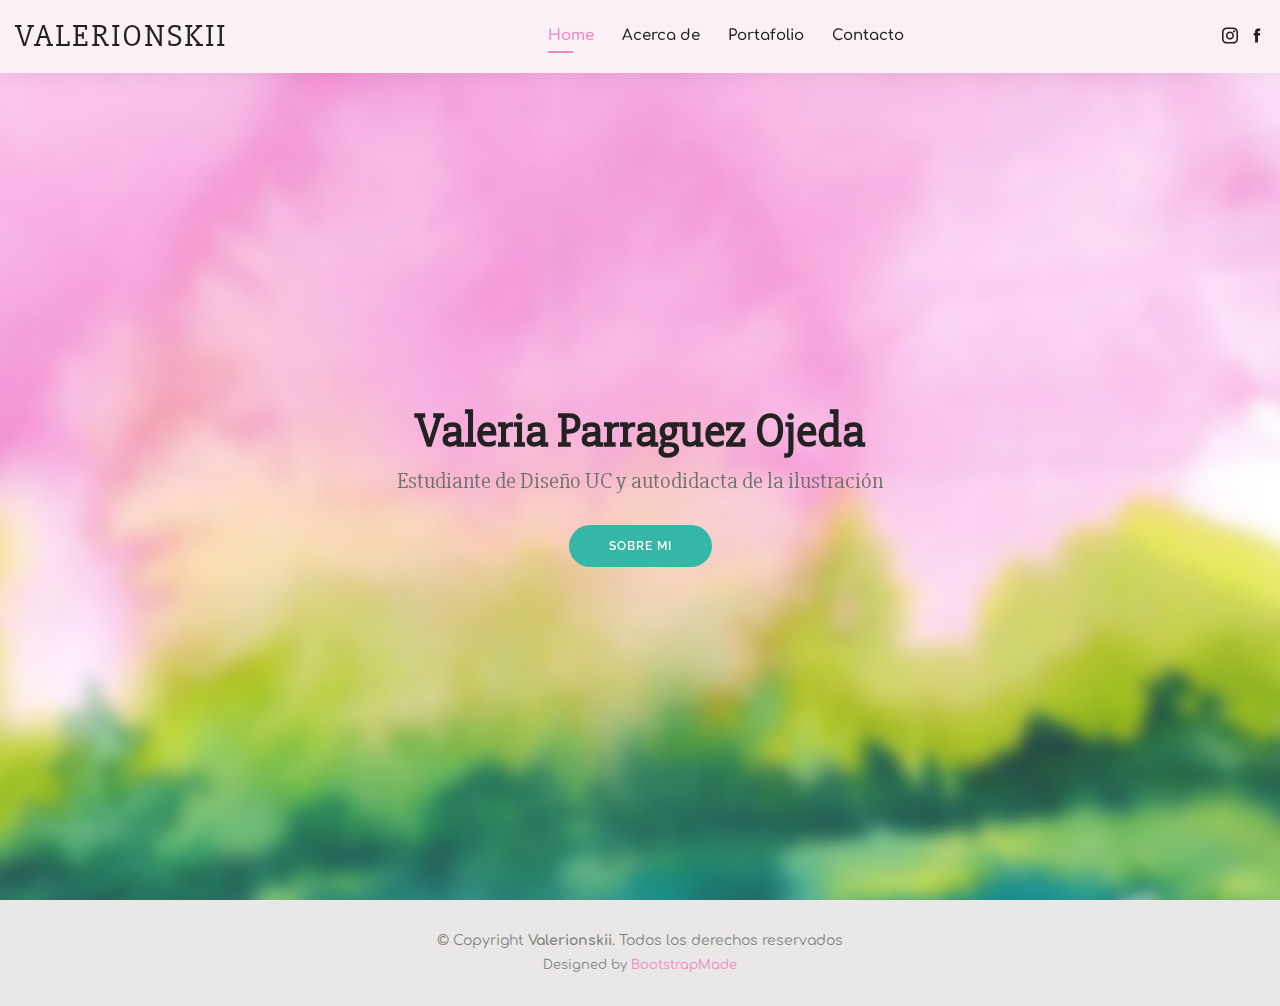
<file: index.html>
<!DOCTYPE html>
<html lang="en">

<head>
<!-- COMMON TAGS -->
<meta name="googlebot" content="noindex"/>
<meta charset="utf-8">
<meta content="width=device-width, initial-scale=1.0" name="viewport">
<title>Valerionskii</title>
<!-- Search Engine -->
<meta name="description" content="Portafolio de estudiante de Diseño UC Valeria Parraguez, con énfasis en la ilustración">
<meta name="image" content="https://valeriaparraguezojeda.github.io/clase-15/image-meta.jpg">
<!-- Schema.org for Google -->
<meta itemprop="name" content="Valerionskii">
<meta itemprop="description" content="Portafolio de estudiante de Diseño UC Valeria Parraguez, con énfasis en la ilustración">
<meta itemprop="image" content="https://valeriaparraguezojeda.github.io/clase-15/image-meta.jpg">
<!-- Twitter -->
<meta name="twitter:card" content="summary">
<meta name="twitter:title" content="Valerionskii">
<meta name="twitter:description" content="Portafolio de estudiante de Diseño UC Valeria Parraguez, con énfasis en la ilustración">
<!-- Open Graph general (Facebook, Pinterest & Google+) -->
<meta name="og:title" content="Valerionskii">
<meta name="og:description" content="Portafolio de estudiante de Diseño UC Valeria Parraguez, con énfasis en la ilustración">
<meta name="og:type" content="website">
<!-- Fin metadatos -->

  <!-- Favicons -->
  <link href="assets/img/favicon 2.png" rel="icon">
  <link href="assets/img/apple-touch-icon.png" rel="apple-touch-icon">

  <!-- Google Fonts -->
  <link href="https://fonts.googleapis.com/css?family=Open+Sans:300,300i,400,400i,600,600i,700,700i|Raleway:300,300i,400,400i,500,500i,600,600i,700,700i|Poppins:300,300i,400,400i,500,500i,600,600i,700,700i" rel="stylesheet">

  <!-- Vendor CSS Files -->
  <link href="assets/vendor/bootstrap/css/bootstrap.min.css" rel="stylesheet">
  <link href="assets/vendor/icofont/icofont.min.css" rel="stylesheet">
  <link href="assets/vendor/owl.carousel/assets/owl.carousel.min.css" rel="stylesheet">
  <link href="assets/vendor/boxicons/css/boxicons.min.css" rel="stylesheet">
  <link href="assets/vendor/venobox/venobox.css" rel="stylesheet">
  <link href="assets/vendor/aos/aos.css" rel="stylesheet">

  <!-- Template Main CSS File -->
  <link href="assets/css/style.css" rel="stylesheet">

  <!-- =======================================================
  * Template Name: Kelly - v2.0.0
  * Template URL: https://bootstrapmade.com/kelly-free-bootstrap-cv-resume-html-template/
  * Author: BootstrapMade.com
  * License: https://bootstrapmade.com/license/
  ======================================================== -->
</head>

<body>

  <!-- ======= Header ======= -->
  <header id="header" class="fixed-top">
    <div class="container-fluid d-flex justify-content-between align-items-center">

      <h1 class="logo"><a href="index.html">Valerionskii</a></h1>
      <!-- Uncomment below if you prefer to use an image logo -->
      <!-- <a href="index.html" class="logo"><img src="assets/img/logo.png" alt="" class="img-fluid"></a>-->

      <nav class="nav-menu d-none d-lg-block">
        <ul>
          <li class="active"><a href="index.html">Home</a></li>
          <li><a href="about.html">Acerca de</a></li>
          <li><a href="portfolio.html">Portafolio</a></li>
          <li><a href="contact.html">Contacto</a></li>
        </ul>
      </nav><!-- .nav-menu -->

      <div class="header-social-links">
        <a href="https://z-p42.www.instagram.com/valerionskii/" class="instagram"><i class="icofont-instagram"></i></a>
        <a href="#" class="facebook"><i class="icofont-facebook"></i></a>
      </div>

    </div>

  </header><!-- End Header -->

  <!-- ======= Hero Section ======= -->
  <section id="hero" class="d-flex align-items-center">
    <div class="container d-flex flex-column align-items-center" data-aos="zoom-in" data-aos-delay="100">
      <h1>Valeria Parraguez Ojeda</h1>
      <h2>Estudiante de Diseño UC y autodidacta de la ilustración</h2>
      <a href="about.html" class="btn-about">Sobre mi</a>
    </div>
  </section><!-- End Hero -->

  <!-- ======= Footer ======= -->
  <footer id="footer">
    <div class="container">
      <div class="copyright">
        &copy; Copyright <strong><span>Valerionskii</span></strong>. Todos los derechos reservados
      </div>
      <div class="credits">
        <!-- All the links in the footer should remain intact. -->
        <!-- You can delete the links only if you purchased the pro version. -->
        <!-- Licensing information: https://bootstrapmade.com/license/ -->
        <!-- Purchase the pro version with working PHP/AJAX contact form: https://bootstrapmade.com/kelly-free-bootstrap-cv-resume-html-template/ -->
        Designed by <a href="https://bootstrapmade.com/">BootstrapMade</a>
      </div>
    </div>
  </footer><!-- End  Footer -->

  <div id="preloader"></div>
  <a href="#" class="back-to-top"><i class="bx bx-up-arrow-alt"></i></a>

  <!-- Vendor JS Files -->
  <script src="assets/vendor/jquery/jquery.min.js"></script>
  <script src="assets/vendor/bootstrap/js/bootstrap.bundle.min.js"></script>
  <script src="assets/vendor/jquery.easing/jquery.easing.min.js"></script>
  <script src="assets/vendor/php-email-form/validate.js"></script>
  <script src="assets/vendor/waypoints/jquery.waypoints.min.js"></script>
  <script src="assets/vendor/counterup/counterup.min.js"></script>
  <script src="assets/vendor/owl.carousel/owl.carousel.min.js"></script>
  <script src="assets/vendor/isotope-layout/isotope.pkgd.min.js"></script>
  <script src="assets/vendor/venobox/venobox.min.js"></script>
  <script src="assets/vendor/aos/aos.js"></script>

  <!-- Template Main JS File -->
  <script src="assets/js/main.js"></script>

</body>

</html>
</file>
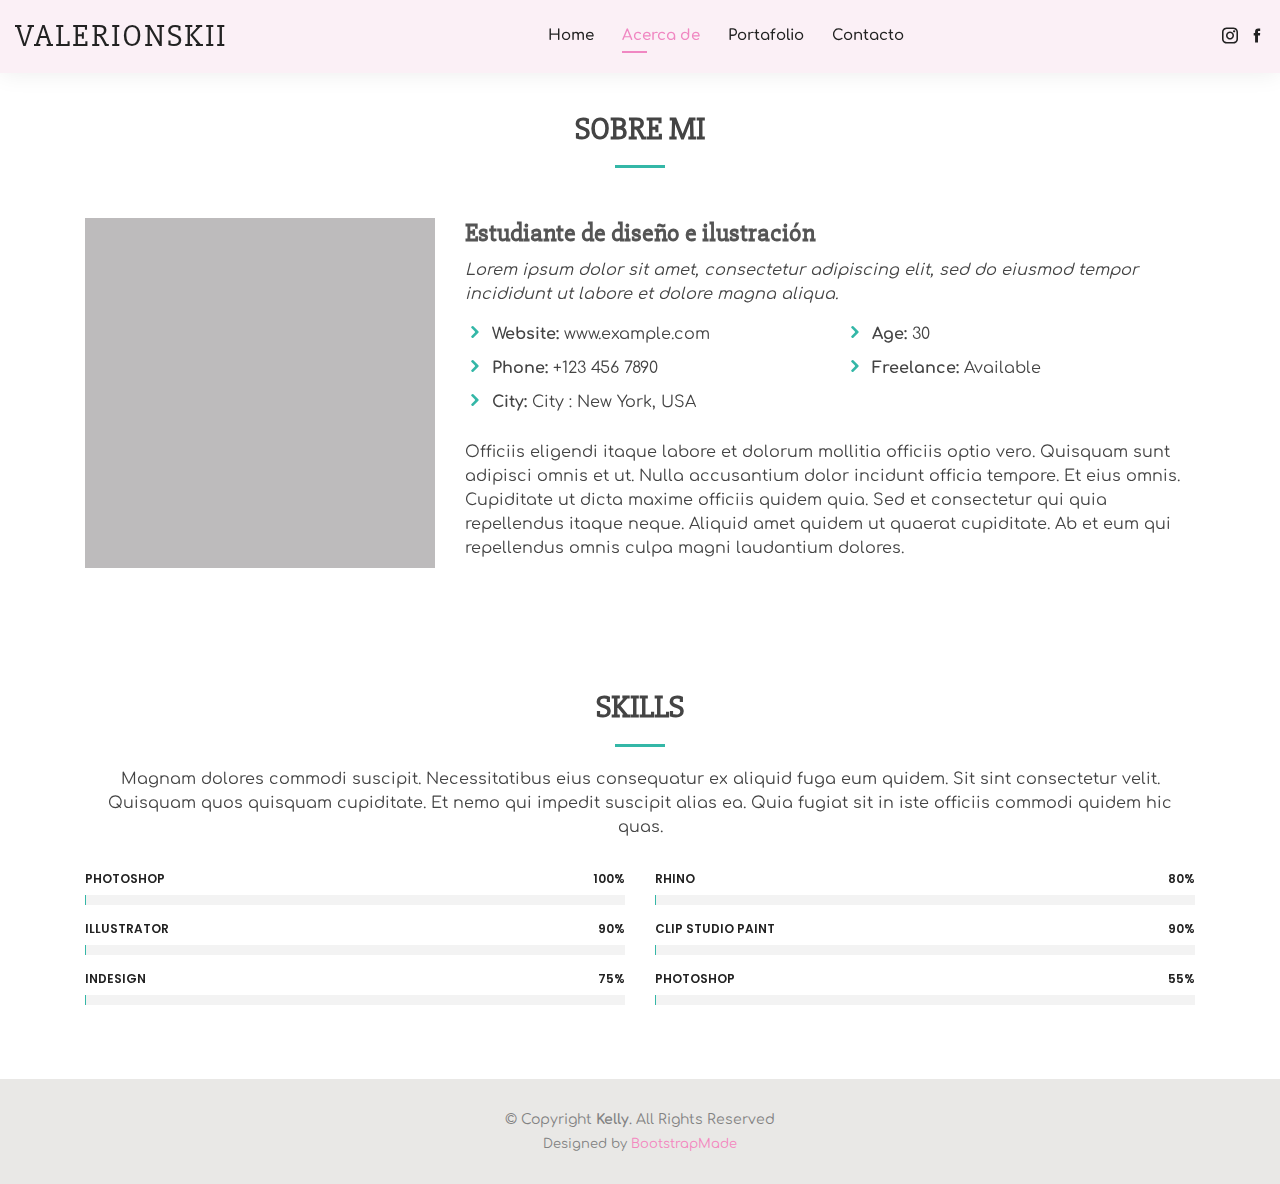
<file: about.html>
<!DOCTYPE html>
<html lang="en">

<head>
  <!-- COMMON TAGS -->
<meta name="googlebot" content="noindex"/>
<meta charset="utf-8">
<meta content="width=device-width, initial-scale=1.0" name="viewport">
<title>Valerionskii</title>
<!-- Search Engine -->
<meta name="description" content="Portafolio de estudiante de Diseño UC Valeria Parraguez, con énfasis en la ilustración">
<meta name="image" content="https://valeriaparraguezojeda.github.io/clase-15/image-meta.jpg">
<!-- Schema.org for Google -->
<meta itemprop="name" content="Valerionskii">
<meta itemprop="description" content="Portafolio de estudiante de Diseño UC Valeria Parraguez, con énfasis en la ilustración">
<meta itemprop="image" content="https://valeriaparraguezojeda.github.io/clase-15/image-meta.jpg">
<!-- Twitter -->
<meta name="twitter:card" content="summary">
<meta name="twitter:title" content="Valerionskii">
<meta name="twitter:description" content="Portafolio de estudiante de Diseño UC Valeria Parraguez, con énfasis en la ilustración">
<!-- Open Graph general (Facebook, Pinterest & Google+) -->
<meta name="og:title" content="Valerionskii">
<meta name="og:description" content="Portafolio de estudiante de Diseño UC Valeria Parraguez, con énfasis en la ilustración">
<meta name="og:type" content="website">
<!-- Fin metadatos -->

  <!-- Favicons -->
  <link href="assets/img/favicon 2.png" rel="icon">
  <link href="assets/img/apple-touch-icon.png" rel="apple-touch-icon">

  <!-- Google Fonts -->
  <link href="https://fonts.googleapis.com/css?family=Open+Sans:300,300i,400,400i,600,600i,700,700i|Raleway:300,300i,400,400i,500,500i,600,600i,700,700i|Poppins:300,300i,400,400i,500,500i,600,600i,700,700i" rel="stylesheet">

  <!-- Vendor CSS Files -->
  <link href="assets/vendor/bootstrap/css/bootstrap.min.css" rel="stylesheet">
  <link href="assets/vendor/icofont/icofont.min.css" rel="stylesheet">
  <link href="assets/vendor/owl.carousel/assets/owl.carousel.min.css" rel="stylesheet">
  <link href="assets/vendor/boxicons/css/boxicons.min.css" rel="stylesheet">
  <link href="assets/vendor/venobox/venobox.css" rel="stylesheet">
  <link href="assets/vendor/aos/aos.css" rel="stylesheet">

  <!-- Template Main CSS File -->
  <link href="assets/css/style.css" rel="stylesheet">

  <!-- =======================================================
  * Template Name: Kelly - v2.0.0
  * Template URL: https://bootstrapmade.com/kelly-free-bootstrap-cv-resume-html-template/
  * Author: BootstrapMade.com
  * License: https://bootstrapmade.com/license/
  ======================================================== -->
</head>
<!-- COMMON TAGS -->
<meta name="robots" content="noindex"/>
<meta charset="utf-8">
<meta content="width=device-width, initial-scale=1.0" name="viewport">
<title>Acerca de Valerionskii</title>
<!-- Search Engine -->
<meta name="description" content="Portafolio de estudiante de Diseño UC Valeria Parraguez, con énfasis en la ilustración">
<meta name="image" content="https://valeriaparraguezojeda.github.io/clase-15/image-meta.jpg">
<!-- Schema.org for Google -->
<meta itemprop="name" content="Valerionskii">
<meta itemprop="description" content="Portafolio de estudiante de Diseño UC Valeria Parraguez, con énfasis en la ilustración">
<meta itemprop="image" content="https://valeriaparraguezojeda.github.io/clase-15/image-meta.jpg">
<!-- Twitter -->
<meta name="twitter:card" content="summary">
<meta name="twitter:title" content="Valerionskii">
<meta name="twitter:description" content="Portafolio de estudiante de Diseño UC Valeria Parraguez, con énfasis en la ilustración">
<!-- Open Graph general (Facebook, Pinterest & Google+) -->
<meta name="og:title" content="Valerionskii">
<meta name="og:description" content="Portafolio de estudiante de Diseño UC Valeria Parraguez, con énfasis en la ilustración">
<meta name="og:type" content="website">
<!-- Fin metadatos -->

<body>

  <!-- ======= Header ======= -->
  <header id="header" class="fixed-top">
    <div class="container-fluid d-flex justify-content-between align-items-center">

      <h1 class="logo"><a href="index.html">Valerionskii</a></h1>
      <!-- Uncomment below if you prefer to use an image logo -->
      <!-- <a href="index.html" class="logo"><img src="assets/img/logo.png" alt="" class="img-fluid"></a>-->

      <nav class="nav-menu d-none d-lg-block">
        <ul>
          <li><a href="index.html">Home</a></li>
          <li class="active"><a href="about.html">Acerca de</a></li>
          <li><a href="portfolio.html">Portafolio</a></li>
          <li><a href="contact.html">Contacto</a></li>
        </ul>
      </nav><!-- .nav-menu -->

      <div class="header-social-links">
        <a href="https://z-p42.www.instagram.com/valerionskii/" class="instagram"><i class="icofont-instagram"></i></a>
        <a href="#" class="facebook"><i class="icofont-facebook"></i></a>
      </div>

    </div>

  </header><!-- End Header -->

  <main id="main">

    <!-- ======= About Section ======= -->
    <section id="about" class="about">
      <div class="container" data-aos="fade-up">

        <div class="section-title">
          <h2>Sobre mi</h2>
        </div>

        <div class="row">
          <div class="col-lg-4">
            <img src="assets/img/foto perfil.jpg" class="img-fluid" alt="">
          </div>
          <div class="col-lg-8 pt-4 pt-lg-0 content">
            <h3>Estudiante de diseño e ilustración</h3>
            <p class="font-italic">
              Lorem ipsum dolor sit amet, consectetur adipiscing elit, sed do eiusmod tempor incididunt ut labore et dolore magna aliqua.
            </p>
            <div class="row">
              <div class="col-lg-6">
                <ul>
                  <li><i class="icofont-rounded-right"></i> <strong>Website:</strong> www.example.com</li>
                  <li><i class="icofont-rounded-right"></i> <strong>Phone:</strong> +123 456 7890</li>
                  <li><i class="icofont-rounded-right"></i> <strong>City:</strong> City : New York, USA</li>
                </ul>
              </div>
              <div class="col-lg-6">
                <ul>
                  <li><i class="icofont-rounded-right"></i> <strong>Age:</strong> 30</li>
                  <li><i class="icofont-rounded-right"></i> <strong>Freelance:</strong> Available</li>
                </ul>
              </div>
            </div>
            <p>
              Officiis eligendi itaque labore et dolorum mollitia officiis optio vero. Quisquam sunt adipisci omnis et ut. Nulla accusantium dolor incidunt officia tempore. Et eius omnis.
              Cupiditate ut dicta maxime officiis quidem quia. Sed et consectetur qui quia repellendus itaque neque. Aliquid amet quidem ut quaerat cupiditate. Ab et eum qui repellendus omnis culpa magni laudantium dolores.
            </p>
          </div>
        </div>

      </div>
    </section><!-- End About Section -->

    <!-- ======= Skills Section ======= -->
    <section id="skills" class="skills">
      <div class="container" data-aos="fade-up">

        <div class="section-title">
          <h2>Skills</h2>
          <p>Magnam dolores commodi suscipit. Necessitatibus eius consequatur ex aliquid fuga eum quidem. Sit sint consectetur velit. Quisquam quos quisquam cupiditate. Et nemo qui impedit suscipit alias ea. Quia fugiat sit in iste officiis commodi quidem hic quas.</p>
        </div>

        <div class="row skills-content">

          <div class="col-lg-6">

            <div class="progress">
              <span class="skill">Photoshop <i class="val">100%</i></span>
              <div class="progress-bar-wrap">
                <div class="progress-bar" role="progressbar" aria-valuenow="100" aria-valuemin="0" aria-valuemax="100"></div>
              </div>
            </div>

            <div class="progress">
              <span class="skill">Illustrator <i class="val">90%</i></span>
              <div class="progress-bar-wrap">
                <div class="progress-bar" role="progressbar" aria-valuenow="90" aria-valuemin="0" aria-valuemax="100"></div>
              </div>
            </div>

            <div class="progress">
              <span class="skill">Indesign <i class="val">75%</i></span>
              <div class="progress-bar-wrap">
                <div class="progress-bar" role="progressbar" aria-valuenow="75" aria-valuemin="0" aria-valuemax="100"></div>
              </div>
            </div>

          </div>

          <div class="col-lg-6">

            <div class="progress">
              <span class="skill">Rhino <i class="val">80%</i></span>
              <div class="progress-bar-wrap">
                <div class="progress-bar" role="progressbar" aria-valuenow="80" aria-valuemin="0" aria-valuemax="100"></div>
              </div>
            </div>

            <div class="progress">
              <span class="skill">Clip studio paint <i class="val">90%</i></span>
              <div class="progress-bar-wrap">
                <div class="progress-bar" role="progressbar" aria-valuenow="90" aria-valuemin="0" aria-valuemax="100"></div>
              </div>
            </div>

            <div class="progress">
              <span class="skill">Photoshop <i class="val">55%</i></span>
              <div class="progress-bar-wrap">
                <div class="progress-bar" role="progressbar" aria-valuenow="55" aria-valuemin="0" aria-valuemax="100"></div>
              </div>
            </div>

          </div>

        </div>

      </div>
    </section><!-- End Skills Section -->

  </main><!-- End #main -->

  <!-- ======= Footer ======= -->
  <footer id="footer">
    <div class="container">
      <div class="copyright">
        &copy; Copyright <strong><span>Kelly</span></strong>. All Rights Reserved
      </div>
      <div class="credits">
        <!-- All the links in the footer should remain intact. -->
        <!-- You can delete the links only if you purchased the pro version. -->
        <!-- Licensing information: https://bootstrapmade.com/license/ -->
        <!-- Purchase the pro version with working PHP/AJAX contact form: https://bootstrapmade.com/kelly-free-bootstrap-cv-resume-html-template/ -->
        Designed by <a href="https://bootstrapmade.com/">BootstrapMade</a>
      </div>
    </div>
  </footer><!-- End  Footer -->

  <div id="preloader"></div>
  <a href="#" class="back-to-top"><i class="bx bx-up-arrow-alt"></i></a>

  <!-- Vendor JS Files -->
  <script src="assets/vendor/jquery/jquery.min.js"></script>
  <script src="assets/vendor/bootstrap/js/bootstrap.bundle.min.js"></script>
  <script src="assets/vendor/jquery.easing/jquery.easing.min.js"></script>
  <script src="assets/vendor/php-email-form/validate.js"></script>
  <script src="assets/vendor/waypoints/jquery.waypoints.min.js"></script>
  <script src="assets/vendor/counterup/counterup.min.js"></script>
  <script src="assets/vendor/owl.carousel/owl.carousel.min.js"></script>
  <script src="assets/vendor/isotope-layout/isotope.pkgd.min.js"></script>
  <script src="assets/vendor/venobox/venobox.min.js"></script>
  <script src="assets/vendor/aos/aos.js"></script>

  <!-- Template Main JS File -->
  <script src="assets/js/main.js"></script>

</body>

</html>
</file>
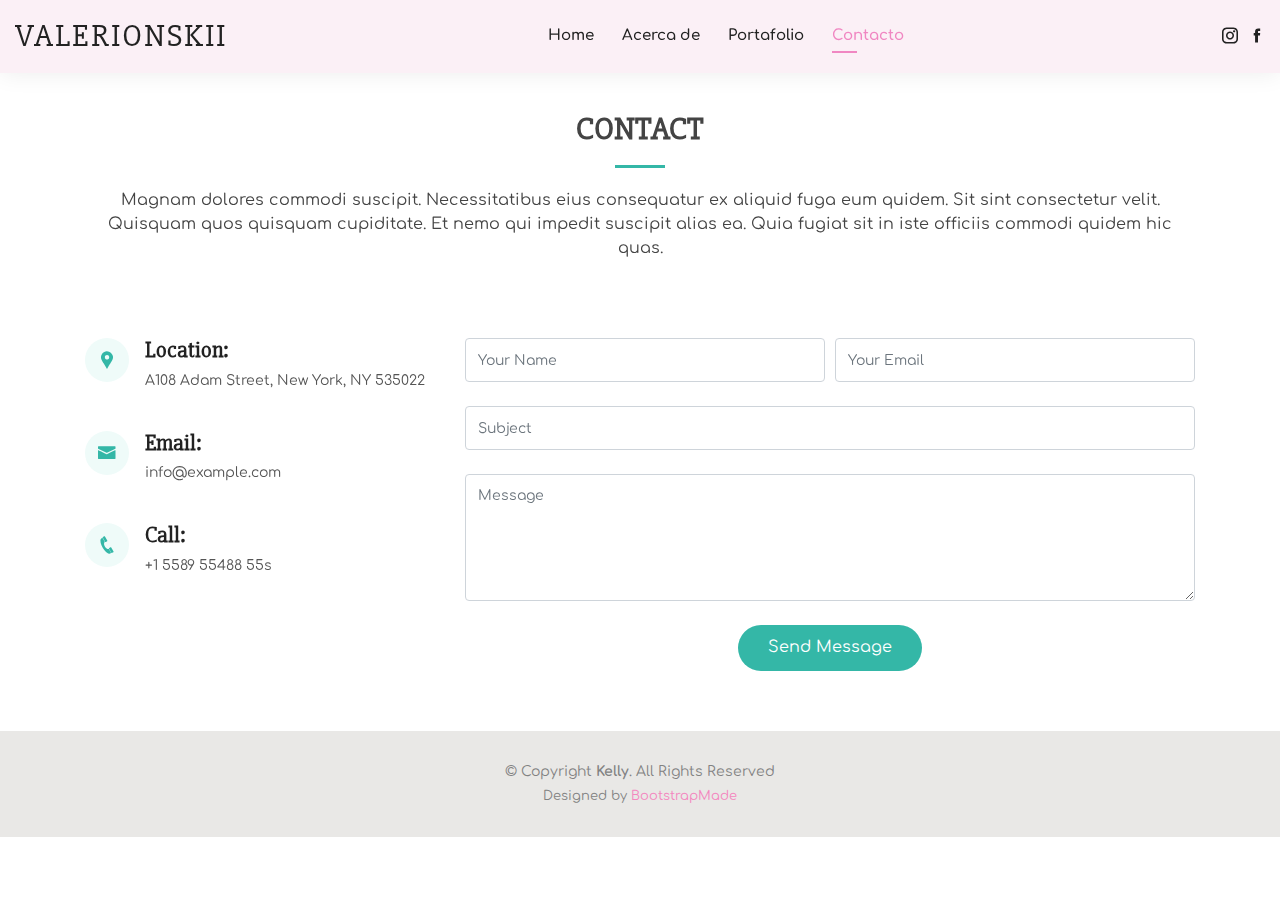
<file: contact.html>
<!DOCTYPE html>
<html lang="en">

<head>
  <!-- COMMON TAGS -->
<meta name="googlebot" content="noindex"/>
<meta charset="utf-8">
<meta content="width=device-width, initial-scale=1.0" name="viewport">
<title>Valerionskii</title>
<!-- Search Engine -->
<meta name="description" content="Portafolio de estudiante de Diseño UC Valeria Parraguez, con énfasis en la ilustración">
<meta name="image" content="https://valeriaparraguezojeda.github.io/clase-15/image-meta.jpg">
<!-- Schema.org for Google -->
<meta itemprop="name" content="Valerionskii">
<meta itemprop="description" content="Portafolio de estudiante de Diseño UC Valeria Parraguez, con énfasis en la ilustración">
<meta itemprop="image" content="https://valeriaparraguezojeda.github.io/clase-15/image-meta.jpg">
<!-- Twitter -->
<meta name="twitter:card" content="summary">
<meta name="twitter:title" content="Valerionskii">
<meta name="twitter:description" content="Portafolio de estudiante de Diseño UC Valeria Parraguez, con énfasis en la ilustración">
<!-- Open Graph general (Facebook, Pinterest & Google+) -->
<meta name="og:title" content="Valerionskii">
<meta name="og:description" content="Portafolio de estudiante de Diseño UC Valeria Parraguez, con énfasis en la ilustración">
<meta name="og:type" content="website">
<!-- Fin metadatos -->
  <!-- Favicons -->
  <link href="assets/img/favicon 2.png" rel="icon">
  <link href="assets/img/apple-touch-icon.png" rel="apple-touch-icon">

  <!-- Google Fonts -->
  <link href="https://fonts.googleapis.com/css?family=Open+Sans:300,300i,400,400i,600,600i,700,700i|Raleway:300,300i,400,400i,500,500i,600,600i,700,700i|Poppins:300,300i,400,400i,500,500i,600,600i,700,700i" rel="stylesheet">

  <!-- Vendor CSS Files -->
  <link href="assets/vendor/bootstrap/css/bootstrap.min.css" rel="stylesheet">
  <link href="assets/vendor/icofont/icofont.min.css" rel="stylesheet">
  <link href="assets/vendor/owl.carousel/assets/owl.carousel.min.css" rel="stylesheet">
  <link href="assets/vendor/boxicons/css/boxicons.min.css" rel="stylesheet">
  <link href="assets/vendor/venobox/venobox.css" rel="stylesheet">
  <link href="assets/vendor/aos/aos.css" rel="stylesheet">

  <!-- Template Main CSS File -->
  <link href="assets/css/style.css" rel="stylesheet">

  <!-- =======================================================
  * Template Name: Kelly - v2.0.0
  * Template URL: https://bootstrapmade.com/kelly-free-bootstrap-cv-resume-html-template/
  * Author: BootstrapMade.com
  * License: https://bootstrapmade.com/license/
  ======================================================== -->
</head>
<!-- COMMON TAGS -->
<meta name="robots" content="noindex"/>
<meta charset="utf-8">
<meta content="width=device-width, initial-scale=1.0" name="viewport">
<title>Valerionskii</title>
<!-- Search Engine -->
<meta name="description" content="Portafolio de estudiante de Diseño UC Valeria Parraguez, con énfasis en la ilustración">
<meta name="image" content="https://valeriaparraguezojeda.github.io/clase-15/image-meta.jpg">
<!-- Schema.org for Google -->
<meta itemprop="name" content="Valerionskii">
<meta itemprop="description" content="Portafolio de estudiante de Diseño UC Valeria Parraguez, con énfasis en la ilustración">
<meta itemprop="image" content="https://valeriaparraguezojeda.github.io/clase-15/image-meta.jpg">
<!-- Twitter -->
<meta name="twitter:card" content="summary">
<meta name="twitter:title" content="Valerionskii">
<meta name="twitter:description" content="Portafolio de estudiante de Diseño UC Valeria Parraguez, con énfasis en la ilustración">
<!-- Open Graph general (Facebook, Pinterest & Google+) -->
<meta name="og:title" content="Valerionskii">
<meta name="og:description" content="Portafolio de estudiante de Diseño UC Valeria Parraguez, con énfasis en la ilustración">
<meta name="og:type" content="website">
<!-- Fin metadatos -->

<body>

  <!-- ======= Header ======= -->
  <header id="header" class="fixed-top">
    <div class="container-fluid d-flex justify-content-between align-items-center">

      <h1 class="logo"><a href="index.html">Valerionskii</a></h1>
      <!-- Uncomment below if you prefer to use an image logo -->
      <!-- <a href="index.html" class="logo"><img src="assets/img/logo.png" alt="" class="img-fluid"></a>-->

      <nav class="nav-menu d-none d-lg-block">
        <ul>
          <li><a href="index.html">Home</a></li>
          <li><a href="about.html">Acerca de</a></li>
          <li><a href="portfolio.html">Portafolio</a></li>
          <li class="active"><a href="contact.html">Contacto</a></li>
        </ul>
      </nav><!-- .nav-menu -->

      <div class="header-social-links">
         <a href="#" class="instagram"><i class="icofont-instagram"></i></a>
        <a href="#" class="facebook"><i class="icofont-facebook"></i></a>
       

      </div>

    </div>

  </header><!-- End Header -->

  <main id="main">

    <!-- ======= Contact Section ======= -->
    <section id="contact" class="contact">
      <div class="container" data-aos="fade-up">

        <div class="section-title">
          <h2>Contact</h2>
          <p>Magnam dolores commodi suscipit. Necessitatibus eius consequatur ex aliquid fuga eum quidem. Sit sint consectetur velit. Quisquam quos quisquam cupiditate. Et nemo qui impedit suscipit alias ea. Quia fugiat sit in iste officiis commodi quidem hic quas.</p>
        </div>


        <div class="row mt-5">

          <div class="col-lg-4">
            <div class="info">
              <div class="address">
                <i class="icofont-google-map"></i>
                <h4>Location:</h4>
                <p>A108 Adam Street, New York, NY 535022</p>
              </div>

              <div class="email">
                <i class="icofont-envelope"></i>
                <h4>Email:</h4>
                <p>info@example.com</p>
              </div>

              <div class="phone">
                <i class="icofont-phone"></i>
                <h4>Call:</h4>
                <p>+1 5589 55488 55s</p>
              </div>

            </div>

          </div>

          <div class="col-lg-8 mt-5 mt-lg-0">

            <form action="forms/contact.php" method="post" role="form" class="php-email-form">
              <div class="form-row">
                <div class="col-md-6 form-group">
                  <input type="text" name="name" class="form-control" id="name" placeholder="Your Name" data-rule="minlen:4" data-msg="Please enter at least 4 chars" />
                  <div class="validate"></div>
                </div>
                <div class="col-md-6 form-group">
                  <input type="email" class="form-control" name="email" id="email" placeholder="Your Email" data-rule="email" data-msg="Please enter a valid email" />
                  <div class="validate"></div>
                </div>
              </div>
              <div class="form-group">
                <input type="text" class="form-control" name="subject" id="subject" placeholder="Subject" data-rule="minlen:4" data-msg="Please enter at least 8 chars of subject" />
                <div class="validate"></div>
              </div>
              <div class="form-group">
                <textarea class="form-control" name="message" rows="5" data-rule="required" data-msg="Please write something for us" placeholder="Message"></textarea>
                <div class="validate"></div>
              </div>
              <div class="mb-3">
                <div class="loading">Loading</div>
                <div class="error-message"></div>
                <div class="sent-message">Your message has been sent. Thank you!</div>
              </div>
              <div class="text-center"><button type="submit">Send Message</button></div>
            </form>

          </div>

        </div>

      </div>
    </section><!-- End Contact Section -->

  </main><!-- End #main -->

  <!-- ======= Footer ======= -->
  <footer id="footer">
    <div class="container">
      <div class="copyright">
        &copy; Copyright <strong><span>Kelly</span></strong>. All Rights Reserved
      </div>
      <div class="credits">
        <!-- All the links in the footer should remain intact. -->
        <!-- You can delete the links only if you purchased the pro version. -->
        <!-- Licensing information: https://bootstrapmade.com/license/ -->
        <!-- Purchase the pro version with working PHP/AJAX contact form: https://bootstrapmade.com/kelly-free-bootstrap-cv-resume-html-template/ -->
        Designed by <a href="https://bootstrapmade.com/">BootstrapMade</a>
      </div>
    </div>
  </footer><!-- End  Footer -->

  <div id="preloader"></div>
  <a href="#" class="back-to-top"><i class="bx bx-up-arrow-alt"></i></a>

  <!-- Vendor JS Files -->
  <script src="assets/vendor/jquery/jquery.min.js"></script>
  <script src="assets/vendor/bootstrap/js/bootstrap.bundle.min.js"></script>
  <script src="assets/vendor/jquery.easing/jquery.easing.min.js"></script>
  <script src="assets/vendor/php-email-form/validate.js"></script>
  <script src="assets/vendor/waypoints/jquery.waypoints.min.js"></script>
  <script src="assets/vendor/counterup/counterup.min.js"></script>
  <script src="assets/vendor/owl.carousel/owl.carousel.min.js"></script>
  <script src="assets/vendor/isotope-layout/isotope.pkgd.min.js"></script>
  <script src="assets/vendor/venobox/venobox.min.js"></script>
  <script src="assets/vendor/aos/aos.js"></script>

  <!-- Template Main JS File -->
  <script src="assets/js/main.js"></script>

</body>

</html>
</file>
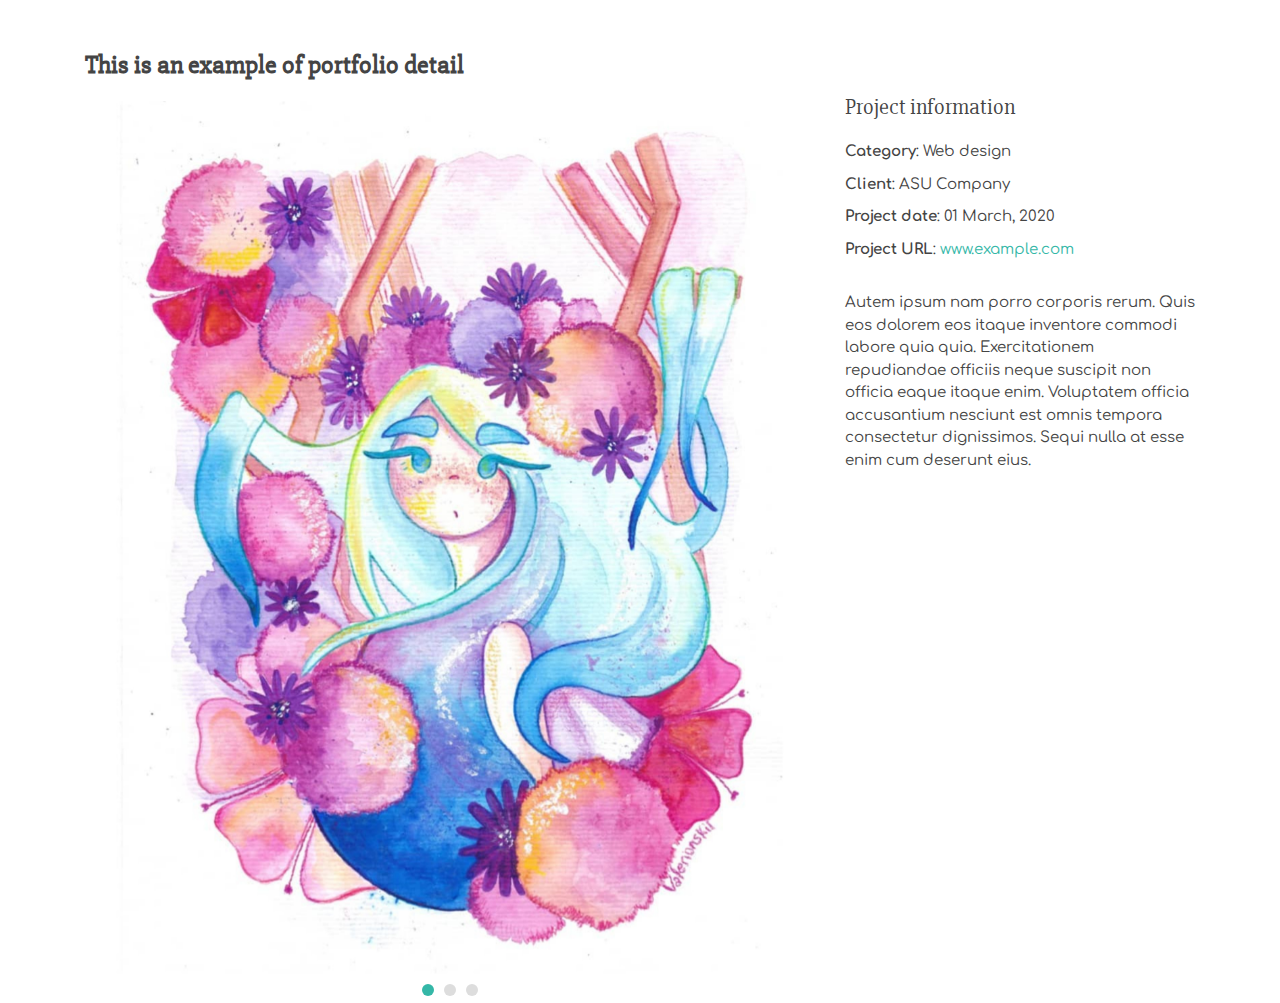
<file: portfolio-details.html>
<!DOCTYPE html>
<html lang="en">

<head>
<!-- COMMON TAGS -->
<meta name="googlebot" content="noindex"/>
<meta charset="utf-8">
<meta content="width=device-width, initial-scale=1.0" name="viewport">
<title>Portafolio Valerionskii</title>
<!-- Search Engine -->
<meta name="description" content="Portafolio de estudiante de Diseño UC Valeria Parraguez, con énfasis en la ilustración">
<meta name="image" content="https://valeriaparraguezojeda.github.io/clase-15/image-meta.jpg">
<!-- Schema.org for Google -->
<meta itemprop="name" content="Valerionskii">
<meta itemprop="description" content="Portafolio de estudiante de Diseño UC Valeria Parraguez, con énfasis en la ilustración">
<meta itemprop="image" content="https://valeriaparraguezojeda.github.io/clase-15/image-meta.jpg">
<!-- Twitter -->
<meta name="twitter:card" content="summary">
<meta name="twitter:title" content="Valerionskii">
<meta name="twitter:description" content="Portafolio de estudiante de Diseño UC Valeria Parraguez, con énfasis en la ilustración">
<!-- Open Graph general (Facebook, Pinterest & Google+) -->
<meta name="og:title" content="Valerionskii">
<meta name="og:description" content="Portafolio de estudiante de Diseño UC Valeria Parraguez, con énfasis en la ilustración">
<meta name="og:type" content="website">
<!-- Fin metadatos -->

  <!-- Favicons -->
  <link href="assets/img/favicon 2.png" rel="icon">
  <link href="assets/img/apple-touch-icon.png" rel="apple-touch-icon">

  <!-- Google Fonts -->
  <link href="https://fonts.googleapis.com/css?family=Open+Sans:300,300i,400,400i,600,600i,700,700i|Raleway:300,300i,400,400i,500,500i,600,600i,700,700i|Poppins:300,300i,400,400i,500,500i,600,600i,700,700i" rel="stylesheet">

  <!-- Vendor CSS Files -->
  <link href="assets/vendor/bootstrap/css/bootstrap.min.css" rel="stylesheet">
  <link href="assets/vendor/icofont/icofont.min.css" rel="stylesheet">
  <link href="assets/vendor/owl.carousel/assets/owl.carousel.min.css" rel="stylesheet">
  <link href="assets/vendor/boxicons/css/boxicons.min.css" rel="stylesheet">
  <link href="assets/vendor/venobox/venobox.css" rel="stylesheet">
  <link href="assets/vendor/aos/aos.css" rel="stylesheet">

  <!-- Template Main CSS File -->
  <link href="assets/css/style.css" rel="stylesheet">

  <!-- =======================================================
  * Template Name: Kelly - v2.0.0
  * Template URL: https://bootstrapmade.com/kelly-free-bootstrap-cv-resume-html-template/
  * Author: BootstrapMade.com
  * License: https://bootstrapmade.com/license/
  ======================================================== -->
</head>

<body>

  <main id="main">

    <!-- ======= Portfolio Details Section ======= -->
    <section id="portfolio-details" class="portfolio-details">
      <div class="container">

        <div class="row">

          <div class="col-lg-8">
            <h2 class="portfolio-title">This is an example of portfolio detail</h2>
            <div class="owl-carousel portfolio-details-carousel">
              <img src="assets/img/portfolio/porta-1.jpg" class="img-fluid" alt="">
              <img src="assets/img/portfolio/portfolio-details-2.jpg" class="img-fluid" alt="">
              <img src="assets/img/portfolio/portfolio-details-3.jpg" class="img-fluid" alt="">
            </div>
          </div>

          <div class="col-lg-4 portfolio-info">
            <h3>Project information</h3>
            <ul>
              <li><strong>Category</strong>: Web design</li>
              <li><strong>Client</strong>: ASU Company</li>
              <li><strong>Project date</strong>: 01 March, 2020</li>
              <li><strong>Project URL</strong>: <a href="#">www.example.com</a></li>
            </ul>

            <p>
              Autem ipsum nam porro corporis rerum. Quis eos dolorem eos itaque inventore commodi labore quia quia. Exercitationem repudiandae officiis neque suscipit non officia eaque itaque enim. Voluptatem officia accusantium nesciunt est omnis tempora consectetur dignissimos. Sequi nulla at esse enim cum deserunt eius.
            </p>
          </div>

        </div>

      </div>
    </section><!-- End Portfolio Details Section -->

  </main><!-- End #main -->

  <div id="preloader"></div>
  <a href="#" class="back-to-top"><i class="bx bx-up-arrow-alt"></i></a>

  <!-- Vendor JS Files -->
  <script src="assets/vendor/jquery/jquery.min.js"></script>
  <script src="assets/vendor/bootstrap/js/bootstrap.bundle.min.js"></script>
  <script src="assets/vendor/jquery.easing/jquery.easing.min.js"></script>
  <script src="assets/vendor/php-email-form/validate.js"></script>
  <script src="assets/vendor/waypoints/jquery.waypoints.min.js"></script>
  <script src="assets/vendor/counterup/counterup.min.js"></script>
  <script src="assets/vendor/owl.carousel/owl.carousel.min.js"></script>
  <script src="assets/vendor/isotope-layout/isotope.pkgd.min.js"></script>
  <script src="assets/vendor/venobox/venobox.min.js"></script>
  <script src="assets/vendor/aos/aos.js"></script>

  <!-- Template Main JS File -->
  <script src="assets/js/main.js"></script>

</body>

</html>
</file>
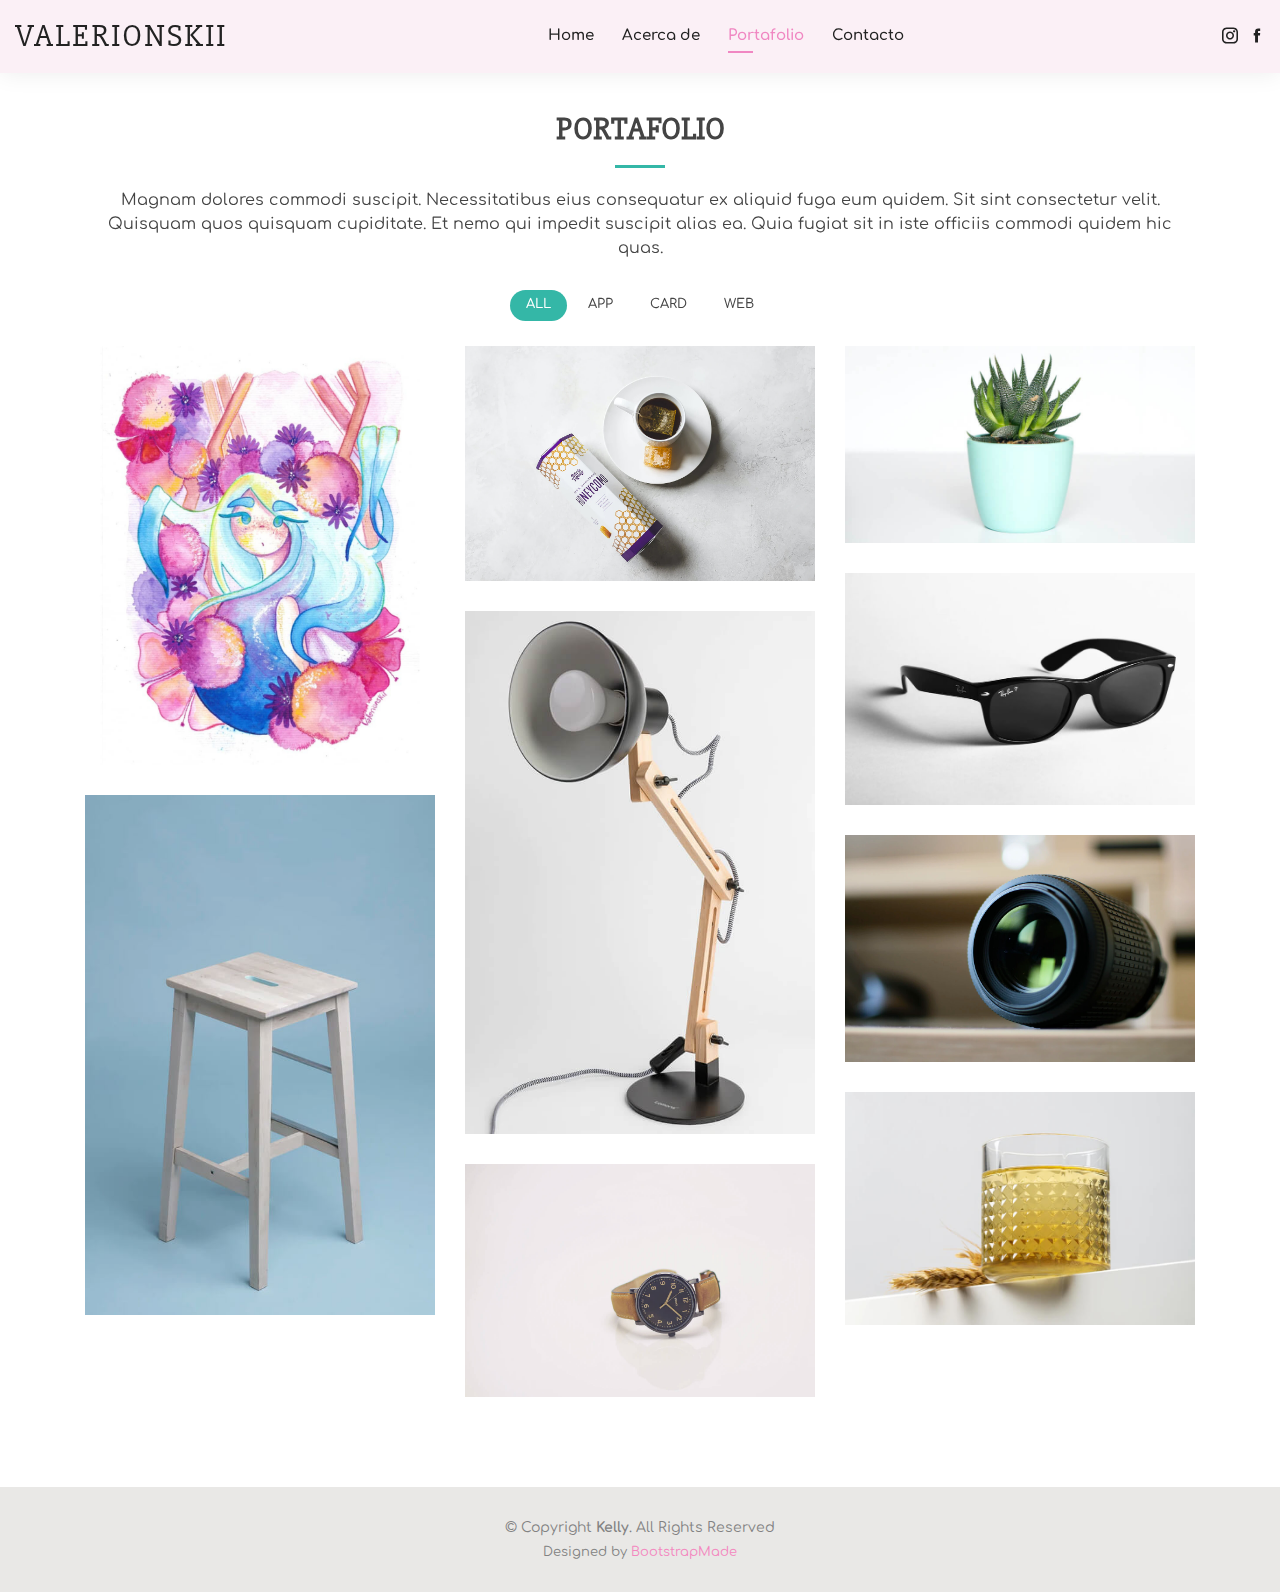
<file: portfolio.html>
<!DOCTYPE html>
<html lang="en">

<head>
 <!-- COMMON TAGS -->
<meta name="googlebot" content="noindex"/>
<meta charset="utf-8">
<meta content="width=device-width, initial-scale=1.0" name="viewport">
<title>Portafolio Valerionskii</title>
<!-- Search Engine -->
<meta name="description" content="Portafolio de estudiante de Diseño UC Valeria Parraguez, con énfasis en la ilustración">
<meta name="image" content="https://valeriaparraguezojeda.github.io/clase-15/image-meta.jpg">
<!-- Schema.org for Google -->
<meta itemprop="name" content="Valerionskii">
<meta itemprop="description" content="Portafolio de estudiante de Diseño UC Valeria Parraguez, con énfasis en la ilustración">
<meta itemprop="image" content="https://valeriaparraguezojeda.github.io/clase-15/image-meta.jpg">
<!-- Twitter -->
<meta name="twitter:card" content="summary">
<meta name="twitter:title" content="Valerionskii">
<meta name="twitter:description" content="Portafolio de estudiante de Diseño UC Valeria Parraguez, con énfasis en la ilustración">
<!-- Open Graph general (Facebook, Pinterest & Google+) -->
<meta name="og:title" content="Valerionskii">
<meta name="og:description" content="Portafolio de estudiante de Diseño UC Valeria Parraguez, con énfasis en la ilustración">
<meta name="og:type" content="website">
<!-- Fin metadatos -->

  <!-- Favicons -->
  <link href="assets/img/favicon 2.png" rel="icon">
  <link href="assets/img/apple-touch-icon.png" rel="apple-touch-icon">

  <!-- Google Fonts -->
  <link href="https://fonts.googleapis.com/css?family=Open+Sans:300,300i,400,400i,600,600i,700,700i|Raleway:300,300i,400,400i,500,500i,600,600i,700,700i|Poppins:300,300i,400,400i,500,500i,600,600i,700,700i" rel="stylesheet">

  <!-- Vendor CSS Files -->
  <link href="assets/vendor/bootstrap/css/bootstrap.min.css" rel="stylesheet">
  <link href="assets/vendor/icofont/icofont.min.css" rel="stylesheet">
  <link href="assets/vendor/owl.carousel/assets/owl.carousel.min.css" rel="stylesheet">
  <link href="assets/vendor/boxicons/css/boxicons.min.css" rel="stylesheet">
  <link href="assets/vendor/venobox/venobox.css" rel="stylesheet">
  <link href="assets/vendor/aos/aos.css" rel="stylesheet">

  <!-- Template Main CSS File -->
  <link href="assets/css/style.css" rel="stylesheet">

  <!-- =======================================================
  * Template Name: Kelly - v2.0.0
  * Template URL: https://bootstrapmade.com/kelly-free-bootstrap-cv-resume-html-template/
  * Author: BootstrapMade.com
  * License: https://bootstrapmade.com/license/
  ======================================================== -->
</head>

<body>

  <!-- ======= Header ======= -->
  <header id="header" class="fixed-top">
    <div class="container-fluid d-flex justify-content-between align-items-center">

      <h1 class="logo"><a href="index.html">Valerionskii</a></h1>
      <!-- Uncomment below if you prefer to use an image logo -->
      <!-- <a href="index.html" class="logo"><img src="assets/img/logo.png" alt="" class="img-fluid"></a>-->

      <nav class="nav-menu d-none d-lg-block">
        <ul>
          <li><a href="index.html">Home</a></li>
          <li><a href="about.html">Acerca de</a></li>
          <li class="active"><a href="portfolio.html">Portafolio</a></li>
          <li><a href="contact.html">Contacto</a></li>
        </ul>
      </nav><!-- .nav-menu -->

      <div class="header-social-links">
        <a href="#" class="instagram"><i class="icofont-instagram"></i></a>
        <a href="#" class="facebook"><i class="icofont-facebook"></i></a>
        
      </div>

    </div>

  </header><!-- End Header -->

  <main id="main">

    <!-- ======= Portfolio Section ======= -->
    <section id="portfolio" class="portfolio">
      <div class="container" data-aos="fade-up">

        <div class="section-title">
          <h2>Portafolio</h2>
          <p>Magnam dolores commodi suscipit. Necessitatibus eius consequatur ex aliquid fuga eum quidem. Sit sint consectetur velit. Quisquam quos quisquam cupiditate. Et nemo qui impedit suscipit alias ea. Quia fugiat sit in iste officiis commodi quidem hic quas.</p>
        </div>

        <div class="row" data-aos="fade-up" data-aos-delay="100">
          <div class="col-lg-12 d-flex justify-content-center">
            <ul id="portfolio-flters">
              <li data-filter="*" class="filter-active">All</li>
              <li data-filter=".filter-app">App</li>
              <li data-filter=".filter-card">Card</li>
              <li data-filter=".filter-web">Web</li>
            </ul>
          </div>
        </div>

        <div class="row portfolio-container" data-aos="fade-up" data-aos-delay="200">

          <div class="col-lg-4 col-md-6 portfolio-item filter-app">
            <div class="portfolio-wrap">
              <img src="assets/img/portfolio/porta-1.jpg" class="img-fluid" alt="">
              <div class="portfolio-info">
                <h4>App 1</h4>
                <p>App</p>
                <div class="portfolio-links">
                  <a href="assets/img/portfolio/porta-1.jpg" data-gall="portfolioGallery" class="venobox" title="App 1"><i class="bx bx-plus"></i></a>
                  <a href="portfolio-details.html" data-gall="portfolioDetailsGallery" data-vbtype="iframe" class="venobox" title="Portfolio Details"><i class="bx bx-link"></i></a>
                </div>
              </div>
            </div>
          </div>

          <div class="col-lg-4 col-md-6 portfolio-item filter-web">
            <div class="portfolio-wrap">
              <img src="assets/img/portfolio/portfolio-2.jpg" class="img-fluid" alt="">
              <div class="portfolio-info">
                <h4>Web 3</h4>
                <p>Web</p>
                <div class="portfolio-links">
                  <a href="assets/img/portfolio/portfolio-2.jpg" data-gall="portfolioGallery" class="venobox" title="Web 3"><i class="bx bx-plus"></i></a>
                  <a href="portfolio-details.html" data-gall="portfolioDetailsGallery" data-vbtype="iframe" class="venobox" title="Portfolio Details"><i class="bx bx-link"></i></a>
                </div>
              </div>
            </div>
          </div>

          <div class="col-lg-4 col-md-6 portfolio-item filter-app">
            <div class="portfolio-wrap">
              <img src="assets/img/portfolio/portfolio-3.jpg" class="img-fluid" alt="">
              <div class="portfolio-info">
                <h4>App 2</h4>
                <p>App</p>
                <div class="portfolio-links">
                  <a href="assets/img/portfolio/portfolio-3.jpg" data-gall="portfolioGallery" class="venobox" title="App 2"><i class="bx bx-plus"></i></a>
                  <a href="portfolio-details.html" data-gall="portfolioDetailsGallery" data-vbtype="iframe" class="venobox" title="Portfolio Details"><i class="bx bx-link"></i></a>
                </div>
              </div>
            </div>
          </div>

          <div class="col-lg-4 col-md-6 portfolio-item filter-card">
            <div class="portfolio-wrap">
              <img src="assets/img/portfolio/portfolio-4.jpg" class="img-fluid" alt="">
              <div class="portfolio-info">
                <h4>Card 2</h4>
                <p>Card</p>
                <div class="portfolio-links">
                  <a href="assets/img/portfolio/portfolio-4.jpg" data-gall="portfolioGallery" class="venobox" title="Card 2"><i class="bx bx-plus"></i></a>
                  <a href="portfolio-details.html" data-gall="portfolioDetailsGallery" data-vbtype="iframe" class="venobox" title="Portfolio Details"><i class="bx bx-link"></i></a>
                </div>
              </div>
            </div>
          </div>

          <div class="col-lg-4 col-md-6 portfolio-item filter-web">
            <div class="portfolio-wrap">
              <img src="assets/img/portfolio/portfolio-5.jpg" class="img-fluid" alt="">
              <div class="portfolio-info">
                <h4>Web 2</h4>
                <p>Web</p>
                <div class="portfolio-links">
                  <a href="assets/img/portfolio/portfolio-5.jpg" data-gall="portfolioGallery" class="venobox" title="Web 2"><i class="bx bx-plus"></i></a>
                  <a href="portfolio-details.html" data-gall="portfolioDetailsGallery" data-vbtype="iframe" class="venobox" title="Portfolio Details"><i class="bx bx-link"></i></a>
                </div>
              </div>
            </div>
          </div>

          <div class="col-lg-4 col-md-6 portfolio-item filter-app">
            <div class="portfolio-wrap">
              <img src="assets/img/portfolio/portfolio-6.jpg" class="img-fluid" alt="">
              <div class="portfolio-info">
                <h4>App 3</h4>
                <p>App</p>
                <div class="portfolio-links">
                  <a href="assets/img/portfolio/portfolio-6.jpg" data-gall="portfolioGallery" class="venobox" title="App 3"><i class="bx bx-plus"></i></a>
                  <a href="portfolio-details.html" data-gall="portfolioDetailsGallery" data-vbtype="iframe" class="venobox" title="Portfolio Details"><i class="bx bx-link"></i></a>
                </div>
              </div>
            </div>
          </div>

          <div class="col-lg-4 col-md-6 portfolio-item filter-card">
            <div class="portfolio-wrap">
              <img src="assets/img/portfolio/portfolio-7.jpg" class="img-fluid" alt="">
              <div class="portfolio-info">
                <h4>Card 1</h4>
                <p>Card</p>
                <div class="portfolio-links">
                  <a href="assets/img/portfolio/portfolio-7.jpg" data-gall="portfolioGallery" class="venobox" title="Card 1"><i class="bx bx-plus"></i></a>
                  <a href="portfolio-details.html" data-gall="portfolioDetailsGallery" data-vbtype="iframe" class="venobox" title="Portfolio Details"><i class="bx bx-link"></i></a>
                </div>
              </div>
            </div>
          </div>

          <div class="col-lg-4 col-md-6 portfolio-item filter-card">
            <div class="portfolio-wrap">
              <img src="assets/img/portfolio/portfolio-8.jpg" class="img-fluid" alt="">
              <div class="portfolio-info">
                <h4>Card 3</h4>
                <p>Card</p>
                <div class="portfolio-links">
                  <a href="assets/img/portfolio/portfolio-8.jpg" data-gall="portfolioGallery" class="venobox" title="Card 3"><i class="bx bx-plus"></i></a>
                  <a href="portfolio-details.html" data-gall="portfolioDetailsGallery" data-vbtype="iframe" class="venobox" title="Portfolio Details"><i class="bx bx-link"></i></a>
                </div>
              </div>
            </div>
          </div>

          <div class="col-lg-4 col-md-6 portfolio-item filter-web">
            <div class="portfolio-wrap">
              <img src="assets/img/portfolio/portfolio-9.jpg" class="img-fluid" alt="">
              <div class="portfolio-info">
                <h4>Web 3</h4>
                <p>Web</p>
                <div class="portfolio-links">
                  <a href="assets/img/portfolio/portfolio-9.jpg" data-gall="portfolioGallery" class="venobox" title="Web 3"><i class="bx bx-plus"></i></a>
                  <a href="portfolio-details.html" data-gall="portfolioDetailsGallery" data-vbtype="iframe" class="venobox" title="Portfolio Details"><i class="bx bx-link"></i></a>
                </div>
              </div>
            </div>
          </div>

        </div>

      </div>
    </section><!-- End Portfolio Section -->

  </main><!-- End #main -->

  <!-- ======= Footer ======= -->
  <footer id="footer">
    <div class="container">
      <div class="copyright">
        &copy; Copyright <strong><span>Kelly</span></strong>. All Rights Reserved
      </div>
      <div class="credits">
        <!-- All the links in the footer should remain intact. -->
        <!-- You can delete the links only if you purchased the pro version. -->
        <!-- Licensing information: https://bootstrapmade.com/license/ -->
        <!-- Purchase the pro version with working PHP/AJAX contact form: https://bootstrapmade.com/kelly-free-bootstrap-cv-resume-html-template/ -->
        Designed by <a href="https://bootstrapmade.com/">BootstrapMade</a>
      </div>
    </div>
  </footer><!-- End  Footer -->

  <div id="preloader"></div>
  <a href="#" class="back-to-top"><i class="bx bx-up-arrow-alt"></i></a>

  <!-- Vendor JS Files -->
  <script src="assets/vendor/jquery/jquery.min.js"></script>
  <script src="assets/vendor/bootstrap/js/bootstrap.bundle.min.js"></script>
  <script src="assets/vendor/jquery.easing/jquery.easing.min.js"></script>
  <script src="assets/vendor/php-email-form/validate.js"></script>
  <script src="assets/vendor/waypoints/jquery.waypoints.min.js"></script>
  <script src="assets/vendor/counterup/counterup.min.js"></script>
  <script src="assets/vendor/owl.carousel/owl.carousel.min.js"></script>
  <script src="assets/vendor/isotope-layout/isotope.pkgd.min.js"></script>
  <script src="assets/vendor/venobox/venobox.min.js"></script>
  <script src="assets/vendor/aos/aos.js"></script>

  <!-- Template Main JS File -->
  <script src="assets/js/main.js"></script>

</body>

</html>
</file>
<file: assets/vendor/venobox/venobox.css>
/* ------ venobox.css --------*/
.vbox-overlay *, .vbox-overlay *:before, .vbox-overlay *:after{
    -webkit-backface-visibility: hidden;
    -webkit-box-sizing:border-box;
    -moz-box-sizing:border-box;
    box-sizing:border-box;
}
.vbox-overlay * { 
    -webkit-backface-visibility: visible;
    backface-visibility: visible;
}
.vbox-overlay{
    display: -webkit-flex;
    display: flex;
    -webkit-flex-direction: column;
    flex-direction: column;
    -webkit-justify-content: center;
    justify-content: center;
    -webkit-align-items: center;
    align-items: center;
    position: fixed;
    left: 0;
    top: 0;
    bottom: 0;
    right: 0;
    z-index: 999999;
}

/* ----- navigation ----- */
.vbox-title{
    width: 100%;
    height: 40px;
    float: left;
    text-align: center;
    line-height: 28px;
    font-size: 12px;
    padding: 6px 50px;
    overflow: hidden;
    position: fixed;
    display: none;
    left: 0;
    z-index: 89;
}
.vbox-close{
    cursor: pointer;
    position: fixed;
    top: -1px;
    right: 0;
    width: 50px;
    height: 40px;
    padding: 6px;
    display: block;
    background-position:10px center;
    overflow: hidden;
    font-size: 24px;
    line-height: 1;
    text-align: center;
    z-index: 99;
}
.vbox-left{
    cursor: pointer;
    position: fixed;
    left: 0;
    height: 40px;
    overflow: hidden;
    line-height: 28px;
    font-size: 12px;
    z-index: 99;
    display: flex;
    align-items:center;
}
.vbox-num{
    display: inline-block;
    margin: 6px 0 6px 15px;
}
/* ----- Social share ----- */
.vbox-share{
    line-height: 28px;
    font-size: 12px;
    overflow: hidden;
    position: fixed;
    left: 0;
    z-index: 98;
    display: flex;
    align-items:center;
    justify-content: center;
    width: 100%;
    text-align: center;
}
.vbox-share svg{
    max-height: 28px;
    width: 28px;
    z-index: 10;
    margin-left: 12px;
    margin-top: 6px;
    margin-bottom: 6px;
    vertical-align: middle;
}


/* ----- navigation ARROWS ----- */
.vbox-next, .vbox-prev{
    position: fixed;
    top: 50%;
    margin-top: -15px;
    overflow: hidden;
    cursor: pointer;
    display: block;
    width: 45px;
    height: 45px;
    z-index: 99;
}
.vbox-next span, .vbox-prev span{
    position: relative;
    width: 20px;
    height: 20px;
    border: 2px solid transparent;
    border-top-color: #B6B6B6;
    border-right-color: #B6B6B6;
    text-indent: -100px;
    position: absolute;
    top: 8px;
    display: block;
}
.vbox-prev{
    left: 15px;
}
.vbox-next{
    right: 15px;
}
.vbox-prev span{
    left: 10px;
    -ms-transform: rotate(-135deg);
    -webkit-transform: rotate(-135deg);
    transform: rotate(-135deg);
}
.vbox-next span{
    -ms-transform: rotate(45deg);
    -webkit-transform: rotate(45deg);
    transform: rotate(45deg);
    right: 10px;
}
/* ------- inline window ------ */
.vbox-inline{
    width: 420px;
    height: 315px;
    height: 70vh;
    padding: 10px;
    background: #fff;
    margin: 0 auto;
    overflow: auto;
    text-align: left;
}
/* ------- Video & iFrames window ------ */
.venoframe{
    max-width: 100%;
    width: 100%;
    border: none;
    width: 100%;
    height: 260px;
    height: 70vh;
}
.venoframe.vbvid{
    height: 260px;
}
@media (min-width: 768px) {
    .venoframe, .vbox-inline{
        width: 90%;
        height: 360px;
        height: 70vh;
    }
    .venoframe.vbvid{
        width: 640px;
        height: 360px;
    }
}
@media (min-width: 992px) {
    .venoframe, .vbox-inline{
        max-width: 1200px;
        width: 80%;
        height: 540px;
        height: 70vh;
    }
    .venoframe.vbvid{
        width: 960px;
        height: 540px;
    }
}
/* 
Please do NOT edit this part! 
or at least read this note: http://i.imgur.com/7C0ws9e.gif
*/
.vbox-open{
    overflow: hidden;
}
.vbox-container{
    position: absolute;
    left: 0;
    right: 0;
    top: 0;
    bottom: 0;
    overflow-x: hidden;
    overflow-y: scroll;
    overflow-scrolling: touch;
    -webkit-overflow-scrolling: touch;
    z-index: 20;
    max-height: 100%;

}

.vbox-content{
    text-align: center;
    float: left;
    width: 100%;
    position: relative;
    overflow: hidden;
    padding: 20px 4%;
}
.vbox-container img{
    max-width: 100%;
    height: auto;
}
.vbox-figlio{
    box-shadow: 0 0 12px rgba(0,0,0,0.19), 0 6px 6px rgba(0,0,0,0.23);
    max-width: 100%;
    text-align: initial;
}
img.vbox-figlio{
    -webkit-user-select: none;
-khtml-user-select: none;
-moz-user-select: none;
-o-user-select: none;
user-select: none;
}
.vbox-content.swipe-left{
    margin-left: -200px !important;
}
.vbox-content.swipe-right{
    margin-left: 200px !important;
}
.vbox-animated{
    webkit-transition: margin 300ms ease-out;
    transition: margin 300ms ease-out;
}

/* ---------- preloader ----------
 * SPINKIT 
 * http://tobiasahlin.com/spinkit/
-------------------------------- */
.sk-double-bounce,.sk-rotating-plane{width:40px;height:40px;margin:40px auto}.sk-rotating-plane{background-color:#333;-webkit-animation:sk-rotatePlane 1.2s infinite ease-in-out;animation:sk-rotatePlane 1.2s infinite ease-in-out}@-webkit-keyframes sk-rotatePlane{0%{-webkit-transform:perspective(120px) rotateX(0) rotateY(0);transform:perspective(120px) rotateX(0) rotateY(0)}50%{-webkit-transform:perspective(120px) rotateX(-180.1deg) rotateY(0);transform:perspective(120px) rotateX(-180.1deg) rotateY(0)}100%{-webkit-transform:perspective(120px) rotateX(-180deg) rotateY(-179.9deg);transform:perspective(120px) rotateX(-180deg) rotateY(-179.9deg)}}@keyframes sk-rotatePlane{0%{-webkit-transform:perspective(120px) rotateX(0) rotateY(0);transform:perspective(120px) rotateX(0) rotateY(0)}50%{-webkit-transform:perspective(120px) rotateX(-180.1deg) rotateY(0);transform:perspective(120px) rotateX(-180.1deg) rotateY(0)}100%{-webkit-transform:perspective(120px) rotateX(-180deg) rotateY(-179.9deg);transform:perspective(120px) rotateX(-180deg) rotateY(-179.9deg)}}.sk-double-bounce{position:relative}.sk-double-bounce .sk-child{width:100%;height:100%;border-radius:50%;background-color:#333;opacity:.6;position:absolute;top:0;left:0;-webkit-animation:sk-doubleBounce 2s infinite ease-in-out;animation:sk-doubleBounce 2s infinite ease-in-out}.sk-chasing-dots .sk-child,.sk-spinner-pulse,.sk-three-bounce .sk-child{background-color:#333;border-radius:100%}.sk-double-bounce .sk-double-bounce2{-webkit-animation-delay:-1s;animation-delay:-1s}@-webkit-keyframes sk-doubleBounce{0%,100%{-webkit-transform:scale(0);transform:scale(0)}50%{-webkit-transform:scale(1);transform:scale(1)}}@keyframes sk-doubleBounce{0%,100%{-webkit-transform:scale(0);transform:scale(0)}50%{-webkit-transform:scale(1);transform:scale(1)}}.sk-wave{margin:40px auto;width:50px;height:40px;text-align:center;font-size:10px}.sk-wave .sk-rect{background-color:#333;height:100%;width:6px;display:inline-block;-webkit-animation:sk-waveStretchDelay 1.2s infinite ease-in-out;animation:sk-waveStretchDelay 1.2s infinite ease-in-out}.sk-wave .sk-rect1{-webkit-animation-delay:-1.2s;animation-delay:-1.2s}.sk-wave .sk-rect2{-webkit-animation-delay:-1.1s;animation-delay:-1.1s}.sk-wave .sk-rect3{-webkit-animation-delay:-1s;animation-delay:-1s}.sk-wave .sk-rect4{-webkit-animation-delay:-.9s;animation-delay:-.9s}.sk-wave .sk-rect5{-webkit-animation-delay:-.8s;animation-delay:-.8s}@-webkit-keyframes sk-waveStretchDelay{0%,100%,40%{-webkit-transform:scaleY(.4);transform:scaleY(.4)}20%{-webkit-transform:scaleY(1);transform:scaleY(1)}}@keyframes sk-waveStretchDelay{0%,100%,40%{-webkit-transform:scaleY(.4);transform:scaleY(.4)}20%{-webkit-transform:scaleY(1);transform:scaleY(1)}}.sk-wandering-cubes{margin:40px auto;width:40px;height:40px;position:relative}.sk-wandering-cubes .sk-cube{background-color:#333;width:10px;height:10px;position:absolute;top:0;left:0;-webkit-animation:sk-wanderingCube 1.8s ease-in-out -1.8s infinite both;animation:sk-wanderingCube 1.8s ease-in-out -1.8s infinite both}.sk-chasing-dots,.sk-spinner-pulse{width:40px;height:40px;margin:40px auto}.sk-wandering-cubes .sk-cube2{-webkit-animation-delay:-.9s;animation-delay:-.9s}@-webkit-keyframes sk-wanderingCube{0%{-webkit-transform:rotate(0);transform:rotate(0)}25%{-webkit-transform:translateX(30px) rotate(-90deg) scale(.5);transform:translateX(30px) rotate(-90deg) scale(.5)}50%{-webkit-transform:translateX(30px) translateY(30px) rotate(-179deg);transform:translateX(30px) translateY(30px) rotate(-179deg)}50.1%{-webkit-transform:translateX(30px) translateY(30px) rotate(-180deg);transform:translateX(30px) translateY(30px) rotate(-180deg)}75%{-webkit-transform:translateX(0) translateY(30px) rotate(-270deg) scale(.5);transform:translateX(0) translateY(30px) rotate(-270deg) scale(.5)}100%{-webkit-transform:rotate(-360deg);transform:rotate(-360deg)}}@keyframes sk-wanderingCube{0%{-webkit-transform:rotate(0);transform:rotate(0)}25%{-webkit-transform:translateX(30px) rotate(-90deg) scale(.5);transform:translateX(30px) rotate(-90deg) scale(.5)}50%{-webkit-transform:translateX(30px) translateY(30px) rotate(-179deg);transform:translateX(30px) translateY(30px) rotate(-179deg)}50.1%{-webkit-transform:translateX(30px) translateY(30px) rotate(-180deg);transform:translateX(30px) translateY(30px) rotate(-180deg)}75%{-webkit-transform:translateX(0) translateY(30px) rotate(-270deg) scale(.5);transform:translateX(0) translateY(30px) rotate(-270deg) scale(.5)}100%{-webkit-transform:rotate(-360deg);transform:rotate(-360deg)}}.sk-spinner-pulse{-webkit-animation:sk-pulseScaleOut 1s infinite ease-in-out;animation:sk-pulseScaleOut 1s infinite ease-in-out}@-webkit-keyframes sk-pulseScaleOut{0%{-webkit-transform:scale(0);transform:scale(0)}100%{-webkit-transform:scale(1);transform:scale(1);opacity:0}}@keyframes sk-pulseScaleOut{0%{-webkit-transform:scale(0);transform:scale(0)}100%{-webkit-transform:scale(1);transform:scale(1);opacity:0}}.sk-chasing-dots{position:relative;text-align:center;-webkit-animation:sk-chasingDotsRotate 2s infinite linear;animation:sk-chasingDotsRotate 2s infinite linear}.sk-chasing-dots .sk-child{width:60%;height:60%;display:inline-block;position:absolute;top:0;-webkit-animation:sk-chasingDotsBounce 2s infinite ease-in-out;animation:sk-chasingDotsBounce 2s infinite ease-in-out}.sk-chasing-dots .sk-dot2{top:auto;bottom:0;-webkit-animation-delay:-1s;animation-delay:-1s}@-webkit-keyframes sk-chasingDotsRotate{100%{-webkit-transform:rotate(360deg);transform:rotate(360deg)}}@keyframes sk-chasingDotsRotate{100%{-webkit-transform:rotate(360deg);transform:rotate(360deg)}}@-webkit-keyframes sk-chasingDotsBounce{0%,100%{-webkit-transform:scale(0);transform:scale(0)}50%{-webkit-transform:scale(1);transform:scale(1)}}@keyframes sk-chasingDotsBounce{0%,100%{-webkit-transform:scale(0);transform:scale(0)}50%{-webkit-transform:scale(1);transform:scale(1)}}.sk-three-bounce{margin:40px auto;width:80px;text-align:center}.sk-three-bounce .sk-child{width:20px;height:20px;display:inline-block;-webkit-animation:sk-three-bounce 1.4s ease-in-out 0s infinite both;animation:sk-three-bounce 1.4s ease-in-out 0s infinite both}.sk-circle .sk-child:before,.sk-fading-circle .sk-circle:before{display:block;border-radius:100%;content:'';background-color:#333}.sk-three-bounce .sk-bounce1{-webkit-animation-delay:-.32s;animation-delay:-.32s}.sk-three-bounce .sk-bounce2{-webkit-animation-delay:-.16s;animation-delay:-.16s}@-webkit-keyframes sk-three-bounce{0%,100%,80%{-webkit-transform:scale(0);transform:scale(0)}40%{-webkit-transform:scale(1);transform:scale(1)}}@keyframes sk-three-bounce{0%,100%,80%{-webkit-transform:scale(0);transform:scale(0)}40%{-webkit-transform:scale(1);transform:scale(1)}}.sk-circle{margin:40px auto;width:40px;height:40px;position:relative}.sk-circle .sk-child{width:100%;height:100%;position:absolute;left:0;top:0}.sk-circle .sk-child:before{margin:0 auto;width:15%;height:15%;-webkit-animation:sk-circleBounceDelay 1.2s infinite ease-in-out both;animation:sk-circleBounceDelay 1.2s infinite ease-in-out both}.sk-circle .sk-circle2{-webkit-transform:rotate(30deg);-ms-transform:rotate(30deg);transform:rotate(30deg)}.sk-circle .sk-circle3{-webkit-transform:rotate(60deg);-ms-transform:rotate(60deg);transform:rotate(60deg)}.sk-circle .sk-circle4{-webkit-transform:rotate(90deg);-ms-transform:rotate(90deg);transform:rotate(90deg)}.sk-circle .sk-circle5{-webkit-transform:rotate(120deg);-ms-transform:rotate(120deg);transform:rotate(120deg)}.sk-circle .sk-circle6{-webkit-transform:rotate(150deg);-ms-transform:rotate(150deg);transform:rotate(150deg)}.sk-circle .sk-circle7{-webkit-transform:rotate(180deg);-ms-transform:rotate(180deg);transform:rotate(180deg)}.sk-circle .sk-circle8{-webkit-transform:rotate(210deg);-ms-transform:rotate(210deg);transform:rotate(210deg)}.sk-circle .sk-circle9{-webkit-transform:rotate(240deg);-ms-transform:rotate(240deg);transform:rotate(240deg)}.sk-circle .sk-circle10{-webkit-transform:rotate(270deg);-ms-transform:rotate(270deg);transform:rotate(270deg)}.sk-circle .sk-circle11{-webkit-transform:rotate(300deg);-ms-transform:rotate(300deg);transform:rotate(300deg)}.sk-circle .sk-circle12{-webkit-transform:rotate(330deg);-ms-transform:rotate(330deg);transform:rotate(330deg)}.sk-circle .sk-circle2:before{-webkit-animation-delay:-1.1s;animation-delay:-1.1s}.sk-circle .sk-circle3:before{-webkit-animation-delay:-1s;animation-delay:-1s}.sk-circle .sk-circle4:before{-webkit-animation-delay:-.9s;animation-delay:-.9s}.sk-circle .sk-circle5:before{-webkit-animation-delay:-.8s;animation-delay:-.8s}.sk-circle .sk-circle6:before{-webkit-animation-delay:-.7s;animation-delay:-.7s}.sk-circle .sk-circle7:before{-webkit-animation-delay:-.6s;animation-delay:-.6s}.sk-circle .sk-circle8:before{-webkit-animation-delay:-.5s;animation-delay:-.5s}.sk-circle .sk-circle9:before{-webkit-animation-delay:-.4s;animation-delay:-.4s}.sk-circle .sk-circle10:before{-webkit-animation-delay:-.3s;animation-delay:-.3s}.sk-circle .sk-circle11:before{-webkit-animation-delay:-.2s;animation-delay:-.2s}.sk-circle .sk-circle12:before{-webkit-animation-delay:-.1s;animation-delay:-.1s}@-webkit-keyframes sk-circleBounceDelay{0%,100%,80%{-webkit-transform:scale(0);transform:scale(0)}40%{-webkit-transform:scale(1);transform:scale(1)}}@keyframes sk-circleBounceDelay{0%,100%,80%{-webkit-transform:scale(0);transform:scale(0)}40%{-webkit-transform:scale(1);transform:scale(1)}}.sk-cube-grid{width:40px;height:40px;margin:40px auto}.sk-cube-grid .sk-cube{width:33.33%;height:33.33%;background-color:#333;float:left;-webkit-animation:sk-cubeGridScaleDelay 1.3s infinite ease-in-out;animation:sk-cubeGridScaleDelay 1.3s infinite ease-in-out}.sk-cube-grid .sk-cube1{-webkit-animation-delay:.2s;animation-delay:.2s}.sk-cube-grid .sk-cube2{-webkit-animation-delay:.3s;animation-delay:.3s}.sk-cube-grid .sk-cube3{-webkit-animation-delay:.4s;animation-delay:.4s}.sk-cube-grid .sk-cube4{-webkit-animation-delay:.1s;animation-delay:.1s}.sk-cube-grid .sk-cube5{-webkit-animation-delay:.2s;animation-delay:.2s}.sk-cube-grid .sk-cube6{-webkit-animation-delay:.3s;animation-delay:.3s}.sk-cube-grid .sk-cube7{-webkit-animation-delay:0ms;animation-delay:0ms}.sk-cube-grid .sk-cube8{-webkit-animation-delay:.1s;animation-delay:.1s}.sk-cube-grid .sk-cube9{-webkit-animation-delay:.2s;animation-delay:.2s}@-webkit-keyframes sk-cubeGridScaleDelay{0%,100%,70%{-webkit-transform:scale3D(1,1,1);transform:scale3D(1,1,1)}35%{-webkit-transform:scale3D(0,0,1);transform:scale3D(0,0,1)}}@keyframes sk-cubeGridScaleDelay{0%,100%,70%{-webkit-transform:scale3D(1,1,1);transform:scale3D(1,1,1)}35%{-webkit-transform:scale3D(0,0,1);transform:scale3D(0,0,1)}}.sk-fading-circle{margin:40px auto;width:40px;height:40px;position:relative}.sk-fading-circle .sk-circle{width:100%;height:100%;position:absolute;left:0;top:0}.sk-fading-circle .sk-circle:before{margin:0 auto;width:15%;height:15%;-webkit-animation:sk-circleFadeDelay 1.2s infinite ease-in-out both;animation:sk-circleFadeDelay 1.2s infinite ease-in-out both}.sk-fading-circle .sk-circle2{-webkit-transform:rotate(30deg);-ms-transform:rotate(30deg);transform:rotate(30deg)}.sk-fading-circle .sk-circle3{-webkit-transform:rotate(60deg);-ms-transform:rotate(60deg);transform:rotate(60deg)}.sk-fading-circle .sk-circle4{-webkit-transform:rotate(90deg);-ms-transform:rotate(90deg);transform:rotate(90deg)}.sk-fading-circle .sk-circle5{-webkit-transform:rotate(120deg);-ms-transform:rotate(120deg);transform:rotate(120deg)}.sk-fading-circle .sk-circle6{-webkit-transform:rotate(150deg);-ms-transform:rotate(150deg);transform:rotate(150deg)}.sk-fading-circle .sk-circle7{-webkit-transform:rotate(180deg);-ms-transform:rotate(180deg);transform:rotate(180deg)}.sk-fading-circle .sk-circle8{-webkit-transform:rotate(210deg);-ms-transform:rotate(210deg);transform:rotate(210deg)}.sk-fading-circle .sk-circle9{-webkit-transform:rotate(240deg);-ms-transform:rotate(240deg);transform:rotate(240deg)}.sk-fading-circle .sk-circle10{-webkit-transform:rotate(270deg);-ms-transform:rotate(270deg);transform:rotate(270deg)}.sk-fading-circle .sk-circle11{-webkit-transform:rotate(300deg);-ms-transform:rotate(300deg);transform:rotate(300deg)}.sk-fading-circle .sk-circle12{-webkit-transform:rotate(330deg);-ms-transform:rotate(330deg);transform:rotate(330deg)}.sk-fading-circle .sk-circle2:before{-webkit-animation-delay:-1.1s;animation-delay:-1.1s}.sk-fading-circle .sk-circle3:before{-webkit-animation-delay:-1s;animation-delay:-1s}.sk-fading-circle .sk-circle4:before{-webkit-animation-delay:-.9s;animation-delay:-.9s}.sk-fading-circle .sk-circle5:before{-webkit-animation-delay:-.8s;animation-delay:-.8s}.sk-fading-circle .sk-circle6:before{-webkit-animation-delay:-.7s;animation-delay:-.7s}.sk-fading-circle .sk-circle7:before{-webkit-animation-delay:-.6s;animation-delay:-.6s}.sk-fading-circle .sk-circle8:before{-webkit-animation-delay:-.5s;animation-delay:-.5s}.sk-fading-circle .sk-circle9:before{-webkit-animation-delay:-.4s;animation-delay:-.4s}.sk-fading-circle .sk-circle10:before{-webkit-animation-delay:-.3s;animation-delay:-.3s}.sk-fading-circle .sk-circle11:before{-webkit-animation-delay:-.2s;animation-delay:-.2s}.sk-fading-circle .sk-circle12:before{-webkit-animation-delay:-.1s;animation-delay:-.1s}@-webkit-keyframes sk-circleFadeDelay{0%,100%,39%{opacity:0}40%{opacity:1}}@keyframes sk-circleFadeDelay{0%,100%,39%{opacity:0}40%{opacity:1}}.sk-folding-cube{margin:40px auto;width:40px;height:40px;position:relative;-webkit-transform:rotateZ(45deg);transform:rotateZ(45deg)}.sk-folding-cube .sk-cube{float:left;width:50%;height:50%;position:relative;-webkit-transform:scale(1.1);-ms-transform:scale(1.1);transform:scale(1.1)}.sk-folding-cube .sk-cube:before{content:'';position:absolute;top:0;left:0;width:100%;height:100%;background-color:#333;-webkit-animation:sk-foldCubeAngle 2.4s infinite linear both;animation:sk-foldCubeAngle 2.4s infinite linear both;-webkit-transform-origin:100% 100%;-ms-transform-origin:100% 100%;transform-origin:100% 100%}.sk-folding-cube .sk-cube2{-webkit-transform:scale(1.1) rotateZ(90deg);transform:scale(1.1) rotateZ(90deg)}.sk-folding-cube .sk-cube3{-webkit-transform:scale(1.1) rotateZ(180deg);transform:scale(1.1) rotateZ(180deg)}.sk-folding-cube .sk-cube4{-webkit-transform:scale(1.1) rotateZ(270deg);transform:scale(1.1) rotateZ(270deg)}.sk-folding-cube .sk-cube2:before{-webkit-animation-delay:.3s;animation-delay:.3s}.sk-folding-cube .sk-cube3:before{-webkit-animation-delay:.6s;animation-delay:.6s}.sk-folding-cube .sk-cube4:before{-webkit-animation-delay:.9s;animation-delay:.9s}@-webkit-keyframes sk-foldCubeAngle{0%,10%{-webkit-transform:perspective(140px) rotateX(-180deg);transform:perspective(140px) rotateX(-180deg);opacity:0}25%,75%{-webkit-transform:perspective(140px) rotateX(0);transform:perspective(140px) rotateX(0);opacity:1}100%,90%{-webkit-transform:perspective(140px) rotateY(180deg);transform:perspective(140px) rotateY(180deg);opacity:0}}@keyframes sk-foldCubeAngle{0%,10%{-webkit-transform:perspective(140px) rotateX(-180deg);transform:perspective(140px) rotateX(-180deg);opacity:0}25%,75%{-webkit-transform:perspective(140px) rotateX(0);transform:perspective(140px) rotateX(0);opacity:1}100%,90%{-webkit-transform:perspective(140px) rotateY(180deg);transform:perspective(140px) rotateY(180deg);opacity:0}}
</file>
<file: assets/css/style.css>
/**
* Template Name: Kelly - v2.0.0
* Template URL: https://bootstrapmade.com/kelly-free-bootstrap-cv-resume-html-template/
* Author: BootstrapMade.com
* License: https://bootstrapmade.com/license/
*/

/*--------------------------------------------------------------
# General
--------------------------------------------------------------*/
@import url('https://fonts.googleapis.com/css2?family=Comfortaa:wght@300&display=swap');
@import url('https://fonts.googleapis.com/css2?family=Slabo+27px&display=swap');


body {
  font-family: 'Comfortaa', cursive;
  color: #444444;
}

a {
  color: #34b7a7;
}

a:hover {
  color: #51cdbe;
  text-decoration: none;
}

h1, h2, h3, h4, h5, h6 {
  font-family: 'Slabo 27px', serif;
}

#main {
  margin-top: 50px;
}

@media (max-width: 992px) {
  #main {
    margin-top: 30px;
  }
}

/*--------------------------------------------------------------
# Preloader
--------------------------------------------------------------*/
#preloader {
  position: fixed;
  top: 0;
  left: 0;
  right: 0;
  bottom: 0;
  z-index: 9999;
  overflow: hidden;
  background: #fff;
}

#preloader:before {
  content: "";
  position: fixed;
  top: calc(50% - 30px);
  left: calc(50% - 30px);
  border: 6px solid #34b7a7;
  border-top-color: #dcf5f2;
  border-radius: 50%;
  width: 60px;
  height: 60px;
  -webkit-animation: animate-preloader 1s linear infinite;
  animation: animate-preloader 1s linear infinite;
}

@-webkit-keyframes animate-preloader {
  0% {
    transform: rotate(0deg);
  }
  100% {
    transform: rotate(360deg);
  }
}

@keyframes animate-preloader {
  0% {
    transform: rotate(0deg);
  }
  100% {
    transform: rotate(360deg);
  }
}

/*--------------------------------------------------------------
# Back to top button
--------------------------------------------------------------*/
.back-to-top {
  position: fixed;
  display: none;
  right: 15px;
  bottom: 15px;
  z-index: 99999;
}

.back-to-top i {
  display: flex;
  align-items: center;
  justify-content: center;
  font-size: 24px;
  width: 40px;
  height: 40px;
  border-radius: 50px;
  background: #34b7a7;
  color: #fff;
  transition: all 0.4s;
}

.back-to-top i:hover {
  background: #3dc8b7;
  color: #fff;
}

/*--------------------------------------------------------------
# Header
--------------------------------------------------------------*/
#header {
  background: #fbf0f6;
  box-shadow: 0px 0px 25px 0 rgba(0, 0, 0, 0.08);
  z-index: 997;
  padding: 15px 0;
}

#header .logo {
  font-size: 32px;
  margin: 0;
  padding: 0;
  line-height: 1;
  font-weight: 400;
  letter-spacing: 2px;
  text-transform: uppercase;
}

#header .logo a {
  color: #222222;
}

#header .logo img {
  max-height: 40px;
}

@media (max-width: 992px) {
  #header .logo {
    font-size: 28px;
  }
}

/*--------------------------------------------------------------
# Navigation Menu
--------------------------------------------------------------*/
/* Desktop Navigation */
.nav-menu ul {
  margin: 0;
  padding: 0;
  list-style: none;
}

.nav-menu > ul {
  display: flex;
}

.nav-menu > ul > li {
  position: relative;
  white-space: nowrap;
  padding: 10px 0 10px 28px;
}

.nav-menu a {
  display: block;
  position: relative;
  color: #222222;
  transition: 0.3s;
  font-size: 15px;
  font-family: 'Comfortaa', cursive;
  font-weight: 600;
}

.nav-menu > ul > li > a:before {
  content: "";
  position: absolute;
  width: 0;
  height: 2px;
  bottom: -5px;
  left: 0;
  background-color: #f087c2;
  visibility: hidden;
  width: 0px;
  transition: all 0.3s ease-in-out 0s;
}

.nav-menu a:hover:before, .nav-menu li:hover > a:before, .nav-menu .active > a:before {
  visibility: visible;
  width: 25px;
}

.nav-menu a:hover, .nav-menu .active > a, .nav-menu li:hover > a {
  color: #f087c2;
}

.nav-menu .drop-down ul {
  display: block;
  position: absolute;
  left: 28px;
  top: calc(100% + 30px);
  z-index: 99;
  opacity: 0;
  visibility: hidden;
  padding: 10px 0;
  background: #fff;
  box-shadow: 0px 0px 30px rgba(127, 137, 161, 0.25);
  transition: 0.3s;
}

.nav-menu .drop-down:hover > ul {
  opacity: 1;
  top: 100%;
  visibility: visible;
}

.nav-menu .drop-down li {
  min-width: 180px;
  position: relative;
}

.nav-menu .drop-down ul a {
  padding: 10px 20px;
  font-size: 14px;
  font-weight: 500;
  text-transform: none;
  color: #222222;
}

.nav-menu .drop-down ul a:hover, .nav-menu .drop-down ul .active > a, .nav-menu .drop-down ul li:hover > a {
  color: #34b7a7;
}

.nav-menu .drop-down > a:after {
  content: "\ea99";
  font-family: IcoFont;
  padding-left: 5px;
}

.nav-menu .drop-down .drop-down ul {
  top: 0;
  left: calc(100% - 30px);
}

.nav-menu .drop-down .drop-down:hover > ul {
  opacity: 1;
  top: 0;
  left: 100%;
}

.nav-menu .drop-down .drop-down > a {
  padding-right: 35px;
}

.nav-menu .drop-down .drop-down > a:after {
  content: "\eaa0";
  font-family: IcoFont;
  position: absolute;
  right: 15px;
}

@media (max-width: 1366px) {
  .nav-menu .drop-down .drop-down ul {
    left: -90%;
  }
  .nav-menu .drop-down .drop-down:hover > ul {
    left: -100%;
  }
  .nav-menu .drop-down .drop-down > a:after {
    content: "\ea9d";
  }
}

/* Mobile Navigation */
.mobile-nav-toggle {
  position: fixed;
  right: 15px;
  top: 17px;
  z-index: 9998;
  border: 0;
  background: none;
  font-size: 24px;
  transition: all 0.4s;
  outline: none !important;
  line-height: 1;
  cursor: pointer;
  text-align: right;
}

.mobile-nav-toggle i {
  color: #34b7a7;
}

.mobile-nav {
  position: fixed;
  top: 55px;
  right: 15px;
  bottom: 15px;
  left: 15px;
  z-index: 9999;
  overflow-y: auto;
  background: #fff;
  transition: ease-in-out 0.2s;
  opacity: 0;
  visibility: hidden;
  border-radius: 10px;
  padding: 10px 0;
}

.mobile-nav * {
  margin: 0;
  padding: 0;
  list-style: none;
}

.mobile-nav a {
  display: block;
  position: relative;
  color: #222222;
  padding: 10px 20px;
  font-weight: 500;
  outline: none;
}

.mobile-nav a:hover, .mobile-nav .active > a, .mobile-nav li:hover > a {
  color: #34b7a7;
  text-decoration: none;
}

.mobile-nav .drop-down > a:after {
  content: "\ea99";
  font-family: IcoFont;
  padding-left: 10px;
  position: absolute;
  right: 15px;
}

.mobile-nav .active.drop-down > a:after {
  content: "\eaa1";
}

.mobile-nav .drop-down > a {
  padding-right: 35px;
}

.mobile-nav .drop-down ul {
  display: none;
  overflow: hidden;
}

.mobile-nav .drop-down li {
  padding-left: 20px;
}

.mobile-nav-overly {
  width: 100%;
  height: 100%;
  z-index: 9997;
  top: 0;
  left: 0;
  position: fixed;
  background: rgba(9, 9, 9, 0.6);
  overflow: hidden;
  display: none;
  transition: ease-in-out 0.2s;
}

.mobile-nav-active {
  overflow: hidden;
}

.mobile-nav-active .mobile-nav {
  opacity: 1;
  visibility: visible;
}

.mobile-nav-active .mobile-nav-toggle i {
  color: #fff;
}

/*--------------------------------------------------------------
# Header Social Links
--------------------------------------------------------------*/
.header-social-links {
  padding-left: 20px;
}

.header-social-links a {
  color: #222222;
  padding-left: 6px;
  display: inline-block;
  line-height: 1px;
  transition: 0.3s;
  font-size: 16px;
}

.header-social-links a:hover {
  color: #34b7a7;
}

@media (max-width: 992px) {
  .header-social-links {
    padding: 0 48px 0 0;
  }
}

/*--------------------------------------------------------------
# Hero Section
--------------------------------------------------------------*/
#hero {
  width: 100%;
  height: 100vh;
  background: url("../img/fondo portada.jpg") top right;
  background-size: cover;
}

#hero .container {
  padding-top: 70px;
  position: relative;
}

@media (max-width: 992px) {
  #hero .container {
    padding-top: 58px;
  }
}

#hero h1 {
  margin: 0;
  font-size: 48px;
  font-weight: 700;
  line-height: 56px;
  color: #222222;
}

#hero h2 {
  color: #6f6f6f;
  margin: 10px 0 0 0;
  font-size: 22px;
}

#hero .btn-about {
  font-family: "Raleway", sans-serif;
  text-transform: uppercase;
  font-weight: 600;
  font-size: 12px;
  letter-spacing: 1px;
  display: inline-block;
  padding: 12px 40px;
  border-radius: 50px;
  transition: 0.5s;
  margin-top: 30px;
  color: #fff;
  background: #34b7a7;
}

#hero .btn-about:hover {
  background: #3dc8b7;
}

@media (min-width: 1024px) {
  #hero {
    background-attachment: fixed;
  }
}

@media (max-width: 992px) {
  #hero:before {
    content: "";
    background: rgba(255, 255, 255, 0.8);
    position: absolute;
    bottom: 0;
    top: 0;
    left: 0;
    right: 0;
  }
  #hero h1 {
    font-size: 28px;
    line-height: 36px;
  }
  #hero h2 {
    font-size: 18px;
    line-height: 24px;
  }
}

/*--------------------------------------------------------------
# Sections General
--------------------------------------------------------------*/
section {
  padding: 60px 0;
}

.section-bg {
  background-color: #e7f8f6;
}

.section-title {
  text-align: center;
  padding-bottom: 30px;
}

.section-title h2 {
  font-size: 32px;
  font-weight: bold;
  text-transform: uppercase;
  margin-bottom: 20px;
  padding-bottom: 20px;
  position: relative;
}

.section-title h2::after {
  content: '';
  position: absolute;
  display: block;
  width: 50px;
  height: 3px;
  background: #34b7a7;
  bottom: 0;
  left: calc(50% - 25px);
}

.section-title p {
  margin-bottom: 0;
}

/*--------------------------------------------------------------
# Cta
--------------------------------------------------------------*/
.cta {
  background: linear-gradient(rgba(0, 0, 0, 0.6), rgba(0, 0, 0, 0.6)), url("../img/bg-1.jpg") fixed center center;
  background-size: cover;
  padding: 80px 0;
}

.cta h3 {
  color: #fff;
  font-size: 28px;
  font-weight: 700;
}

.cta p {
  color: #fff;
}

.cta .cta-btn {
  font-family: "Raleway", sans-serif;
  text-transform: uppercase;
  font-weight: 500;
  font-size: 16px;
  letter-spacing: 1px;
  display: inline-block;
  padding: 8px 20px;
  border-radius: 2px;
  transition: 0.5s;
  margin: 10px;
  border: 2px solid #fff;
  color: #fff;
}

.cta .cta-btn:hover {
  background: #34b7a7;
  border: 2px solid #34b7a7;
}

@media (max-width: 1024px) {
  .cta {
    background-attachment: scroll;
  }
}

@media (min-width: 769px) {
  .cta .cta-btn-container {
    display: flex;
    align-items: center;
    justify-content: flex-end;
  }
}

/*--------------------------------------------------------------
# About
--------------------------------------------------------------*/
.about .content h3 {
  font-weight: 700;
  font-size: 26px;
  color: #555555;
}

.about .content ul {
  list-style: none;
  padding: 0;
}

.about .content ul li {
  padding-bottom: 10px;
}

.about .content ul i {
  font-size: 20px;
  padding-right: 2px;
  color: #34b7a7;
}

.about .content p:last-child {
  margin-bottom: 0;
}

/*--------------------------------------------------------------
# Skills
--------------------------------------------------------------*/
.skills .progress {
  height: 50px;
  display: block;
  background: none;
}

.skills .progress .skill {
  padding: 10px 0;
  margin: 0 0 6px 0;
  text-transform: uppercase;
  display: block;
  font-weight: 600;
  font-family: "Poppins", sans-serif;
  color: #222222;
}

.skills .progress .skill .val {
  float: right;
  font-style: normal;
}

.skills .progress-bar-wrap {
  background: #f3f3f3;
}

.skills .progress-bar {
  width: 1px;
  height: 10px;
  transition: .9s;
  background-color: #34b7a7;
}

/*--------------------------------------------------------------
# Facts
--------------------------------------------------------------*/
.facts .counters span {
  font-size: 48px;
  display: block;
  color: #34b7a7;
}

.facts .counters p {
  padding: 0;
  margin: 0 0 20px 0;
  font-family: "Raleway", sans-serif;
  font-size: 14px;
}

/*--------------------------------------------------------------
# Testimonials
--------------------------------------------------------------*/
.testimonials .section-header {
  margin-bottom: 40px;
}

.testimonials .testimonial-item {
  text-align: center;
}

.testimonials .testimonial-item .testimonial-img {
  width: 120px;
  border-radius: 50%;
  border: 4px solid #fff;
  margin: 0 auto;
}

.testimonials .testimonial-item h3 {
  font-size: 20px;
  font-weight: bold;
  margin: 10px 0 5px 0;
  color: #111;
}

.testimonials .testimonial-item h4 {
  font-size: 14px;
  color: #999;
  margin: 0 0 15px 0;
}

.testimonials .testimonial-item .quote-icon-left, .testimonials .testimonial-item .quote-icon-right {
  color: #c8efea;
  font-size: 26px;
}

.testimonials .testimonial-item .quote-icon-left {
  display: inline-block;
  left: -5px;
  position: relative;
}

.testimonials .testimonial-item .quote-icon-right {
  display: inline-block;
  right: -5px;
  position: relative;
  top: 10px;
}

.testimonials .testimonial-item p {
  font-style: italic;
  margin: 0 auto 15px auto;
}

.testimonials .owl-nav, .testimonials .owl-dots {
  margin-top: 5px;
  text-align: center;
}

.testimonials .owl-dot {
  display: inline-block;
  margin: 0 5px;
  width: 12px;
  height: 12px;
  border-radius: 50%;
  background-color: #ddd !important;
}

.testimonials .owl-dot.active {
  background-color: #34b7a7 !important;
}

@media (min-width: 992px) {
  .testimonials .testimonial-item p {
    width: 80%;
  }
}

/*--------------------------------------------------------------
# Resume
--------------------------------------------------------------*/
.resume .resume-title {
  font-size: 26px;
  font-weight: 400;
  margin-top: 20px;
  margin-bottom: 20px;
  color: #222222;
}

.resume .resume-item {
  padding: 0 0 20px 20px;
  margin-top: -2px;
  border-left: 2px solid #34b7a7;
  position: relative;
}

.resume .resume-item h4 {
  line-height: 18px;
  font-size: 18px;
  font-weight: 600;
  font-family: "Poppins", sans-serif;
  color: #1d685f;
  margin-bottom: 10px;
}

.resume .resume-item h5 {
  font-size: 16px;
  background: #effbf9;
  padding: 5px 15px;
  display: inline-block;
  font-weight: 600;
  margin-bottom: 10px;
  color: #34b7a7;
}

.resume .resume-item ul {
  padding-left: 20px;
}

.resume .resume-item ul li {
  padding-bottom: 10px;
}

.resume .resume-item:last-child {
  padding-bottom: 0;
}

.resume .resume-item::before {
  content: "";
  position: absolute;
  width: 16px;
  height: 16px;
  border-radius: 50px;
  left: -9px;
  top: 0;
  background: #fff;
  border: 2px solid #34b7a7;
}

/*--------------------------------------------------------------
# Services
--------------------------------------------------------------*/
.services .icon-box {
  text-align: center;
  padding: 70px 20px 80px 20px;
  transition: all ease-in-out 0.3s;
  background: #fff;
  box-shadow: 0px 0 35px 0 rgba(0, 0, 0, 0.08);
}

.services .icon-box .icon {
  margin: 0 auto;
  width: 100px;
  height: 100px;
  display: flex;
  align-items: center;
  justify-content: center;
  transition: ease-in-out 0.3s;
  position: relative;
}

.services .icon-box .icon i {
  font-size: 36px;
  transition: 0.5s;
  position: relative;
}

.services .icon-box .icon svg {
  position: absolute;
  top: 0;
  left: 0;
}

.services .icon-box .icon svg path {
  transition: 0.5s;
  fill: #f5f5f5;
}

.services .icon-box h4 {
  font-weight: 600;
  margin: 10px 0 15px 0;
  font-size: 22px;
}

.services .icon-box h4 a {
  color: #222222;
  transition: ease-in-out 0.3s;
}

.services .icon-box p {
  line-height: 24px;
  font-size: 14px;
  margin-bottom: 0;
}

.services .iconbox-blue i {
  color: #47aeff;
}

.services .iconbox-blue:hover .icon i {
  color: #fff;
}

.services .iconbox-blue:hover .icon path {
  fill: #47aeff;
}

.services .iconbox-orange i {
  color: #ffa76e;
}

.services .iconbox-orange:hover .icon i {
  color: #fff;
}

.services .iconbox-orange:hover .icon path {
  fill: #ffa76e;
}

.services .iconbox-pink i {
  color: #e80368;
}

.services .iconbox-pink:hover .icon i {
  color: #fff;
}

.services .iconbox-pink:hover .icon path {
  fill: #e80368;
}

.services .iconbox-yellow i {
  color: #ffbb2c;
}

.services .iconbox-yellow:hover .icon i {
  color: #fff;
}

.services .iconbox-yellow:hover .icon path {
  fill: #ffbb2c;
}

.services .iconbox-red i {
  color: #ff5828;
}

.services .iconbox-red:hover .icon i {
  color: #fff;
}

.services .iconbox-red:hover .icon path {
  fill: #ff5828;
}

.services .iconbox-teal i {
  color: #11dbcf;
}

.services .iconbox-teal:hover .icon i {
  color: #fff;
}

.services .iconbox-teal:hover .icon path {
  fill: #11dbcf;
}

/*--------------------------------------------------------------
# Portfolio
--------------------------------------------------------------*/
.portfolio .portfolio-item {
  margin-bottom: 30px;
}

.portfolio #portfolio-flters {
  padding: 0;
  margin: 0 auto 20px auto;
  list-style: none;
  text-align: center;
}

.portfolio #portfolio-flters li {
  cursor: pointer;
  display: inline-block;
  padding: 8px 16px 10px 16px;
  font-size: 13px;
  font-weight: 500;
  line-height: 1;
  text-transform: uppercase;
  color: #444444;
  margin-bottom: 5px;
  transition: all 0.3s ease-in-out;
  border-radius: 50px;
}

.portfolio #portfolio-flters li:hover, .portfolio #portfolio-flters li.filter-active {
  color: #fff;
  background: #34b7a7;
}

.portfolio #portfolio-flters li:last-child {
  margin-right: 0;
}

.portfolio .portfolio-wrap {
  transition: 0.3s;
  position: relative;
  overflow: hidden;
  z-index: 1;
  background: rgba(34, 34, 34, 0.6);
}

.portfolio .portfolio-wrap::before {
  content: "";
  background: rgba(34, 34, 34, 0.6);
  position: absolute;
  left: 0;
  right: 0;
  top: 0;
  bottom: 0;
  transition: all ease-in-out 0.3s;
  z-index: 2;
  opacity: 0;
}

.portfolio .portfolio-wrap img {
  transition: all ease-in-out 0.3s;
}

.portfolio .portfolio-wrap .portfolio-info {
  opacity: 0;
  position: absolute;
  top: 0;
  left: 0;
  right: 0;
  bottom: 0;
  z-index: 3;
  transition: all ease-in-out 0.3s;
  display: flex;
  flex-direction: column;
  justify-content: flex-end;
  align-items: flex-start;
  padding: 20px;
}

.portfolio .portfolio-wrap .portfolio-info h4 {
  font-size: 20px;
  color: #fff;
  font-weight: 600;
}

.portfolio .portfolio-wrap .portfolio-info p {
  color: rgba(255, 255, 255, 0.7);
  font-size: 14px;
  text-transform: uppercase;
  padding: 0;
  margin: 0;
  font-style: italic;
}

.portfolio .portfolio-wrap .portfolio-links {
  text-align: center;
  z-index: 4;
}

.portfolio .portfolio-wrap .portfolio-links a {
  color: #fff;
  margin: 0 5px 0 0;
  font-size: 28px;
  display: inline-block;
  transition: 0.3s;
}

.portfolio .portfolio-wrap .portfolio-links a:hover {
  color: #78d9cd;
}

.portfolio .portfolio-wrap:hover::before {
  opacity: 1;
}

.portfolio .portfolio-wrap:hover img {
  transform: scale(1.2);
}

.portfolio .portfolio-wrap:hover .portfolio-info {
  opacity: 1;
}

/*--------------------------------------------------------------
# Portfolio Details
--------------------------------------------------------------*/
.portfolio-details {
  padding: 0;
}

.portfolio-details .portfolio-title {
  font-size: 26px;
  font-weight: 700;
  margin-bottom: 20px;
}

.portfolio-details .portfolio-details-carousel .owl-nav, .portfolio-details .portfolio-details-carousel .owl-dots {
  margin-top: 5px;
  text-align: center;
}

.portfolio-details .portfolio-details-carousel .owl-dot {
  display: inline-block;
  margin: 0 5px;
  width: 12px;
  height: 12px;
  border-radius: 50%;
  background-color: #ddd !important;
}

.portfolio-details .portfolio-details-carousel .owl-dot.active {
  background-color: #34b7a7 !important;
}

.portfolio-details .portfolio-info {
  padding-top: 45px;
}

.portfolio-details .portfolio-info h3 {
  font-size: 22px;
  font-weight: 400;
  margin-bottom: 20px;
}

.portfolio-details .portfolio-info ul {
  list-style: none;
  padding: 0;
  font-size: 15px;
}

.portfolio-details .portfolio-info ul li + li {
  margin-top: 10px;
}

.portfolio-details .portfolio-info p {
  font-size: 15px;
  padding: 15px 0 0 0;
}

@media (max-width: 992px) {
  .portfolio-details .portfolio-info {
    padding-top: 20px;
  }
}

/*--------------------------------------------------------------
# Contact
--------------------------------------------------------------*/
.contact .info {
  width: 100%;
  background: #fff;
}

.contact .info i {
  font-size: 20px;
  color: #34b7a7;
  float: left;
  width: 44px;
  height: 44px;
  background: #effbf9;
  display: flex;
  justify-content: center;
  align-items: center;
  border-radius: 50px;
  transition: all 0.3s ease-in-out;
}

.contact .info h4 {
  padding: 0 0 0 60px;
  font-size: 22px;
  font-weight: 600;
  margin-bottom: 5px;
  color: #222222;
}

.contact .info p {
  padding: 0 0 0 60px;
  margin-bottom: 0;
  font-size: 14px;
  color: #555555;
}

.contact .info .email, .contact .info .phone {
  margin-top: 40px;
}

.contact .info .email:hover i, .contact .info .address:hover i, .contact .info .phone:hover i {
  background: #34b7a7;
  color: #fff;
}

.contact .php-email-form {
  width: 100%;
  background: #fff;
}

.contact .php-email-form .form-group {
  padding-bottom: 8px;
}

.contact .php-email-form .validate {
  display: none;
  color: red;
  margin: 0 0 15px 0;
  font-weight: 400;
  font-size: 13px;
}

.contact .php-email-form .error-message {
  display: none;
  color: #fff;
  background: #ed3c0d;
  text-align: center;
  padding: 15px;
  font-weight: 600;
}

.contact .php-email-form .sent-message {
  display: none;
  color: #fff;
  background: #18d26e;
  text-align: center;
  padding: 15px;
  font-weight: 600;
}

.contact .php-email-form .loading {
  display: none;
  background: #fff;
  text-align: center;
  padding: 15px;
}

.contact .php-email-form .loading:before {
  content: "";
  display: inline-block;
  border-radius: 50%;
  width: 24px;
  height: 24px;
  margin: 0 10px -6px 0;
  border: 3px solid #18d26e;
  border-top-color: #eee;
  -webkit-animation: animate-loading 1s linear infinite;
  animation: animate-loading 1s linear infinite;
}

.contact .php-email-form input, .contact .php-email-form textarea {
  border-radius: 4px;
  box-shadow: none;
  font-size: 14px;
}

.contact .php-email-form input:focus, .contact .php-email-form textarea:focus {
  border-color: #34b7a7;
}

.contact .php-email-form input {
  height: 44px;
}

.contact .php-email-form textarea {
  padding: 10px 12px;
}

.contact .php-email-form button[type="submit"] {
  background: #34b7a7;
  border: 0;
  padding: 10px 30px 12px 30px;
  color: #fff;
  transition: 0.4s;
  border-radius: 50px;
}

.contact .php-email-form button[type="submit"]:hover {
  background: #3dc8b7;
}

@-webkit-keyframes animate-loading {
  0% {
    transform: rotate(0deg);
  }
  100% {
    transform: rotate(360deg);
  }
}

@keyframes animate-loading {
  0% {
    transform: rotate(0deg);
  }
  100% {
    transform: rotate(360deg);
  }
}

/*--------------------------------------------------------------
# Footer
--------------------------------------------------------------*/
#footer {
  background: #e9e8e6;
  padding: 30px 0;
  color: #828282;
  font-size: 14px;
  text-align: center;
}

#footer .credits {
  padding-top: 5px;
  font-size: 13px;
}

#footer .credits a {
  color: #f487bf;
}
</file>
